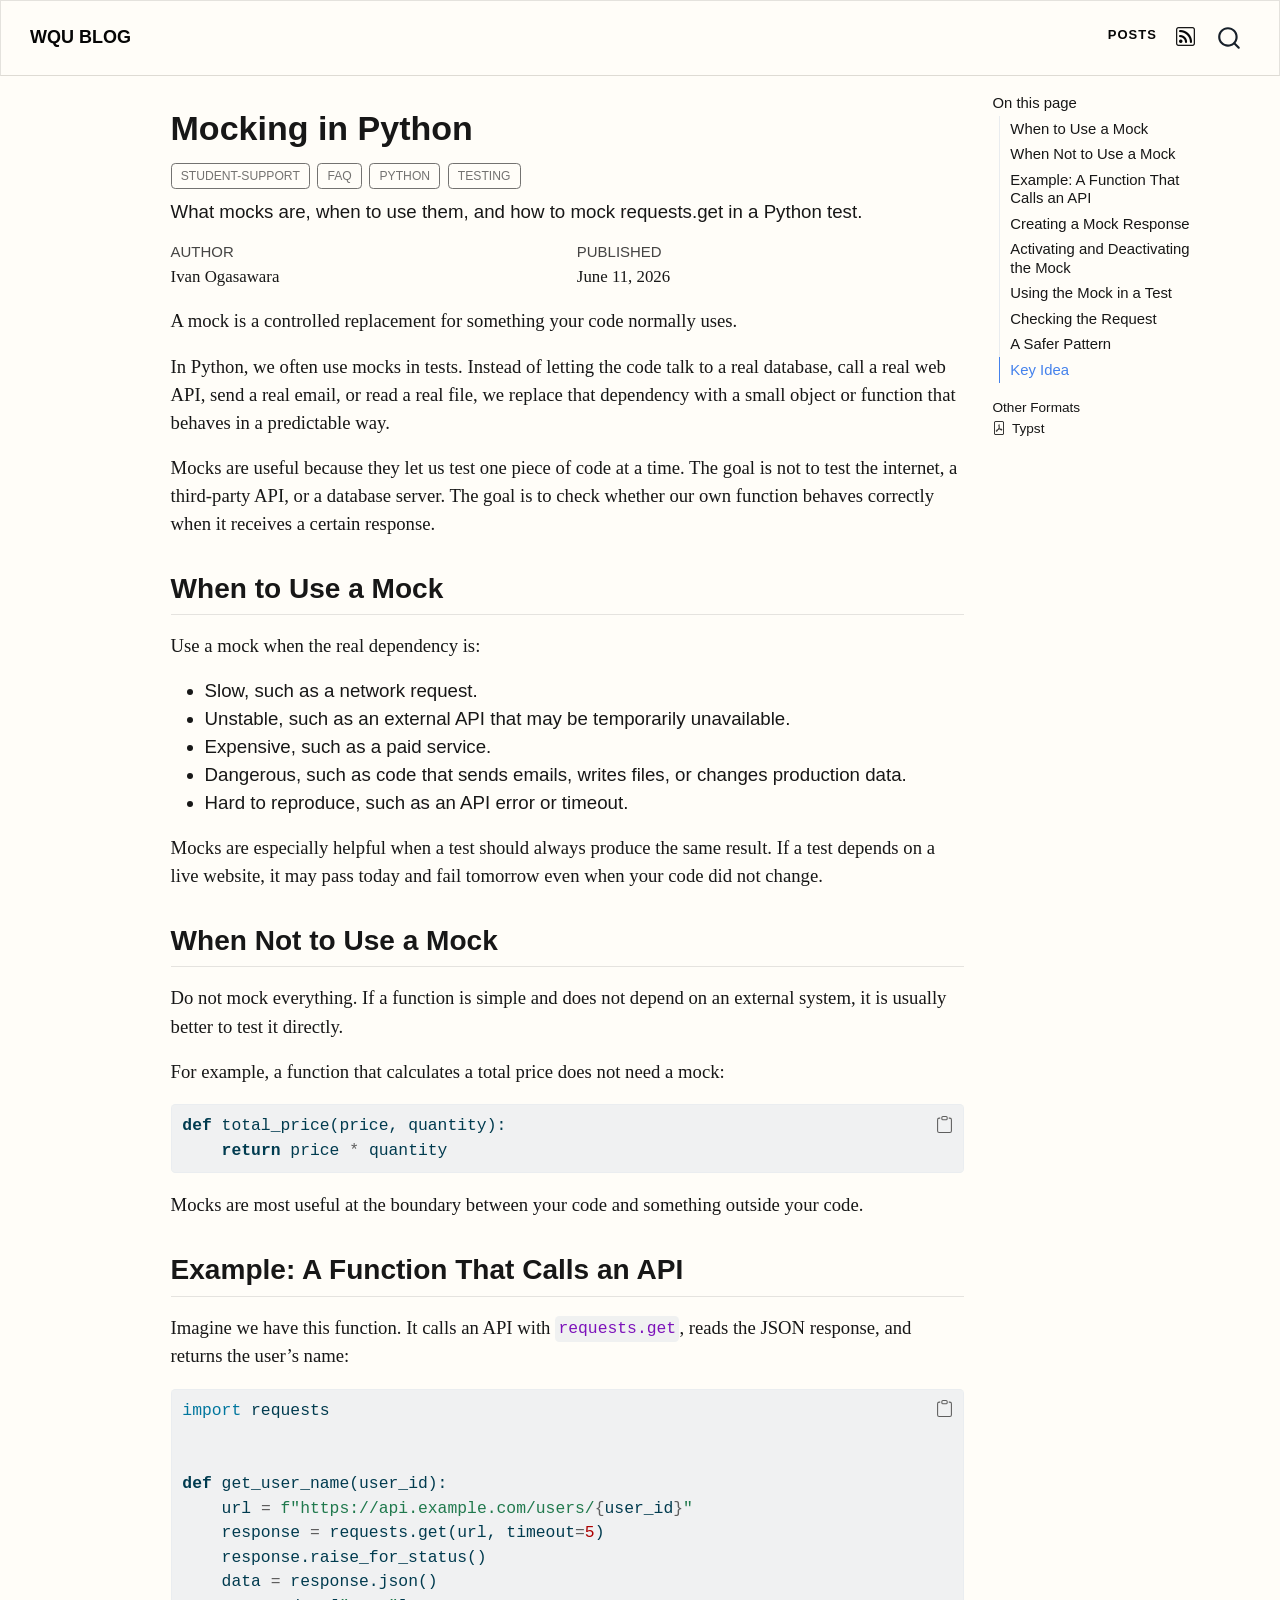
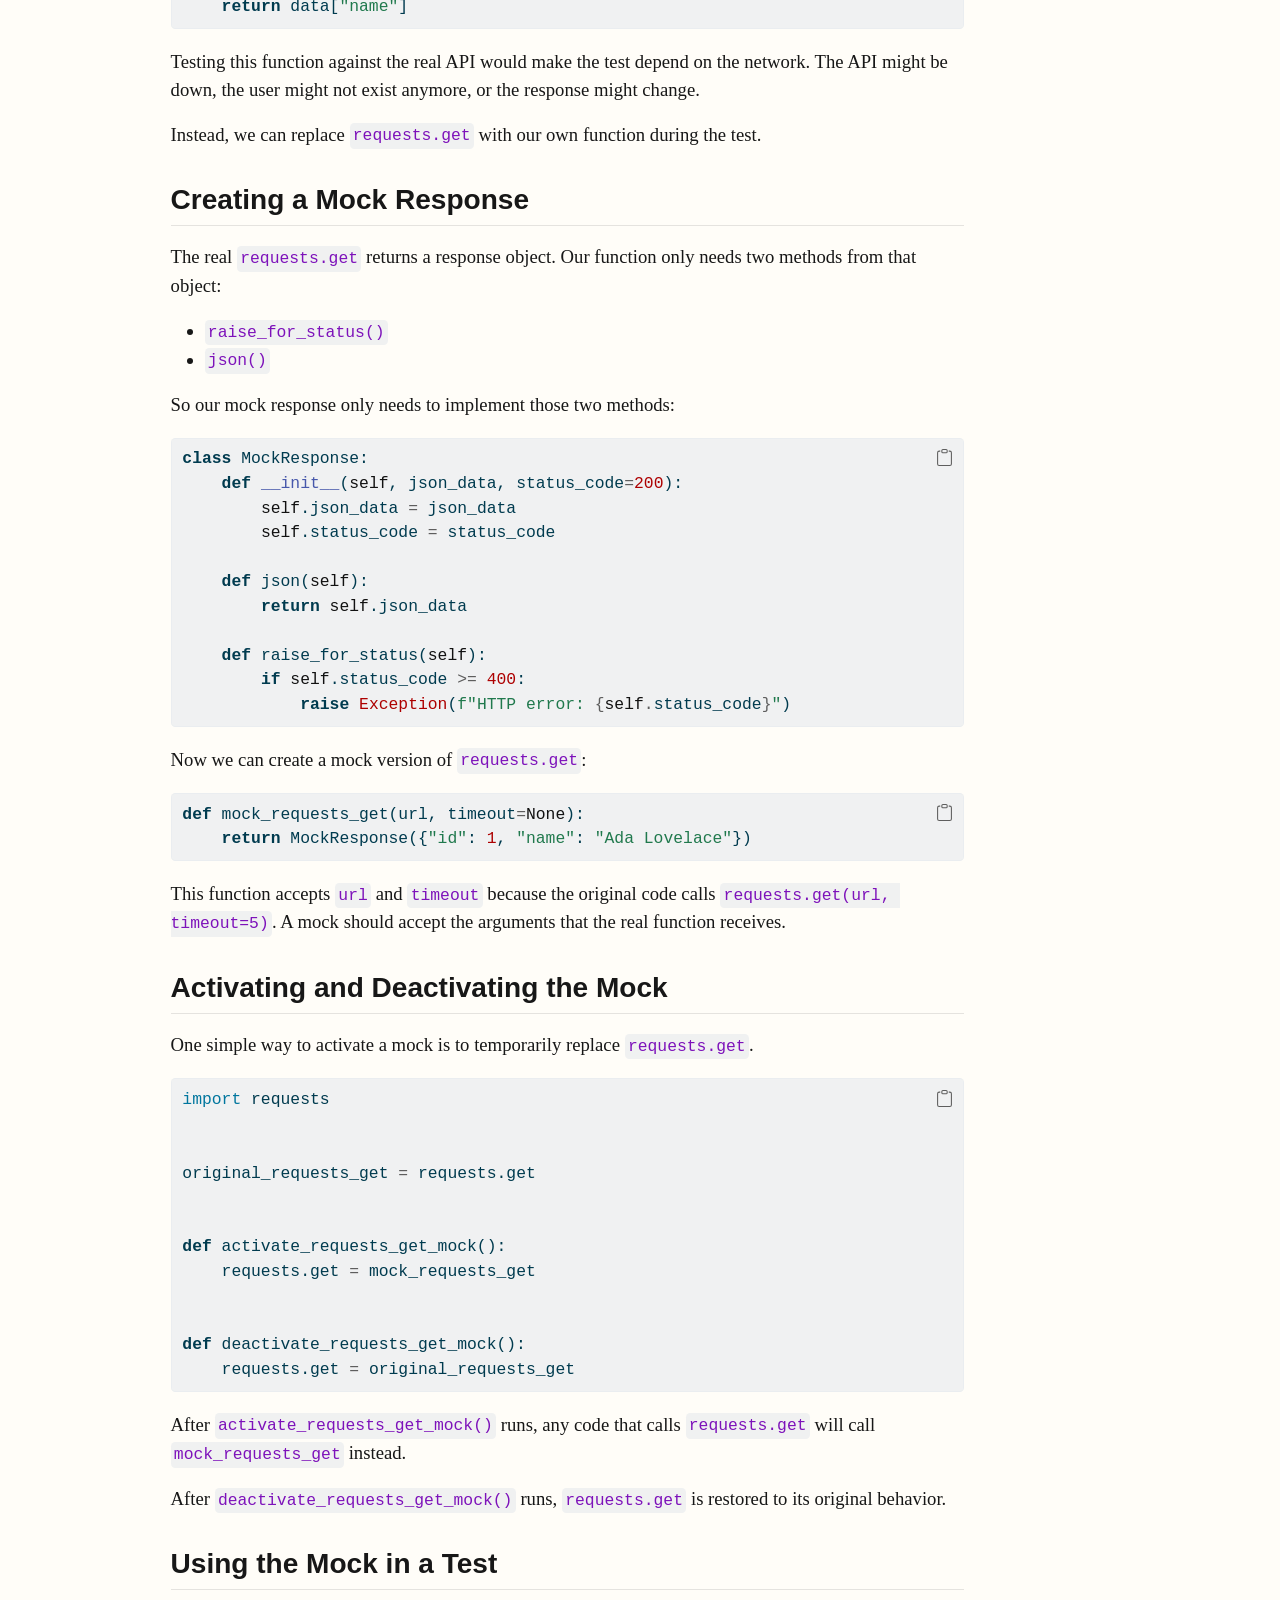
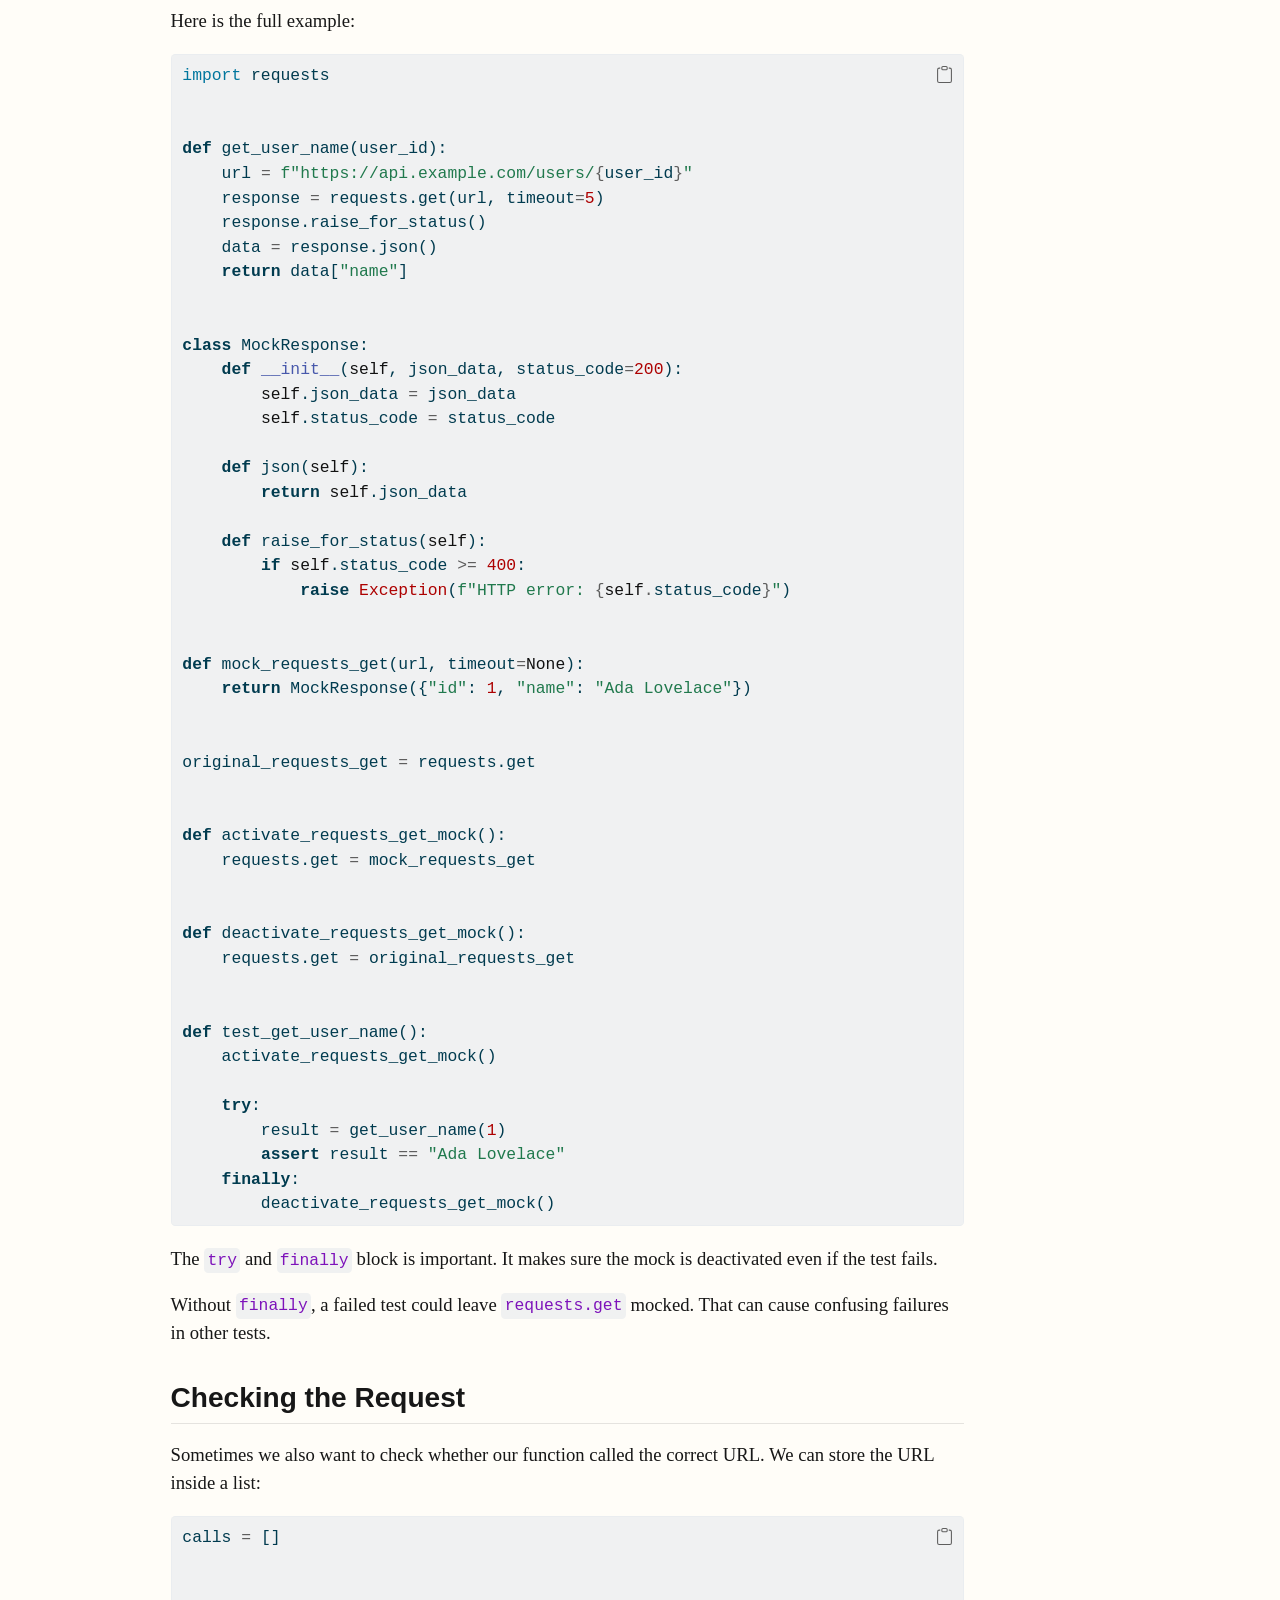
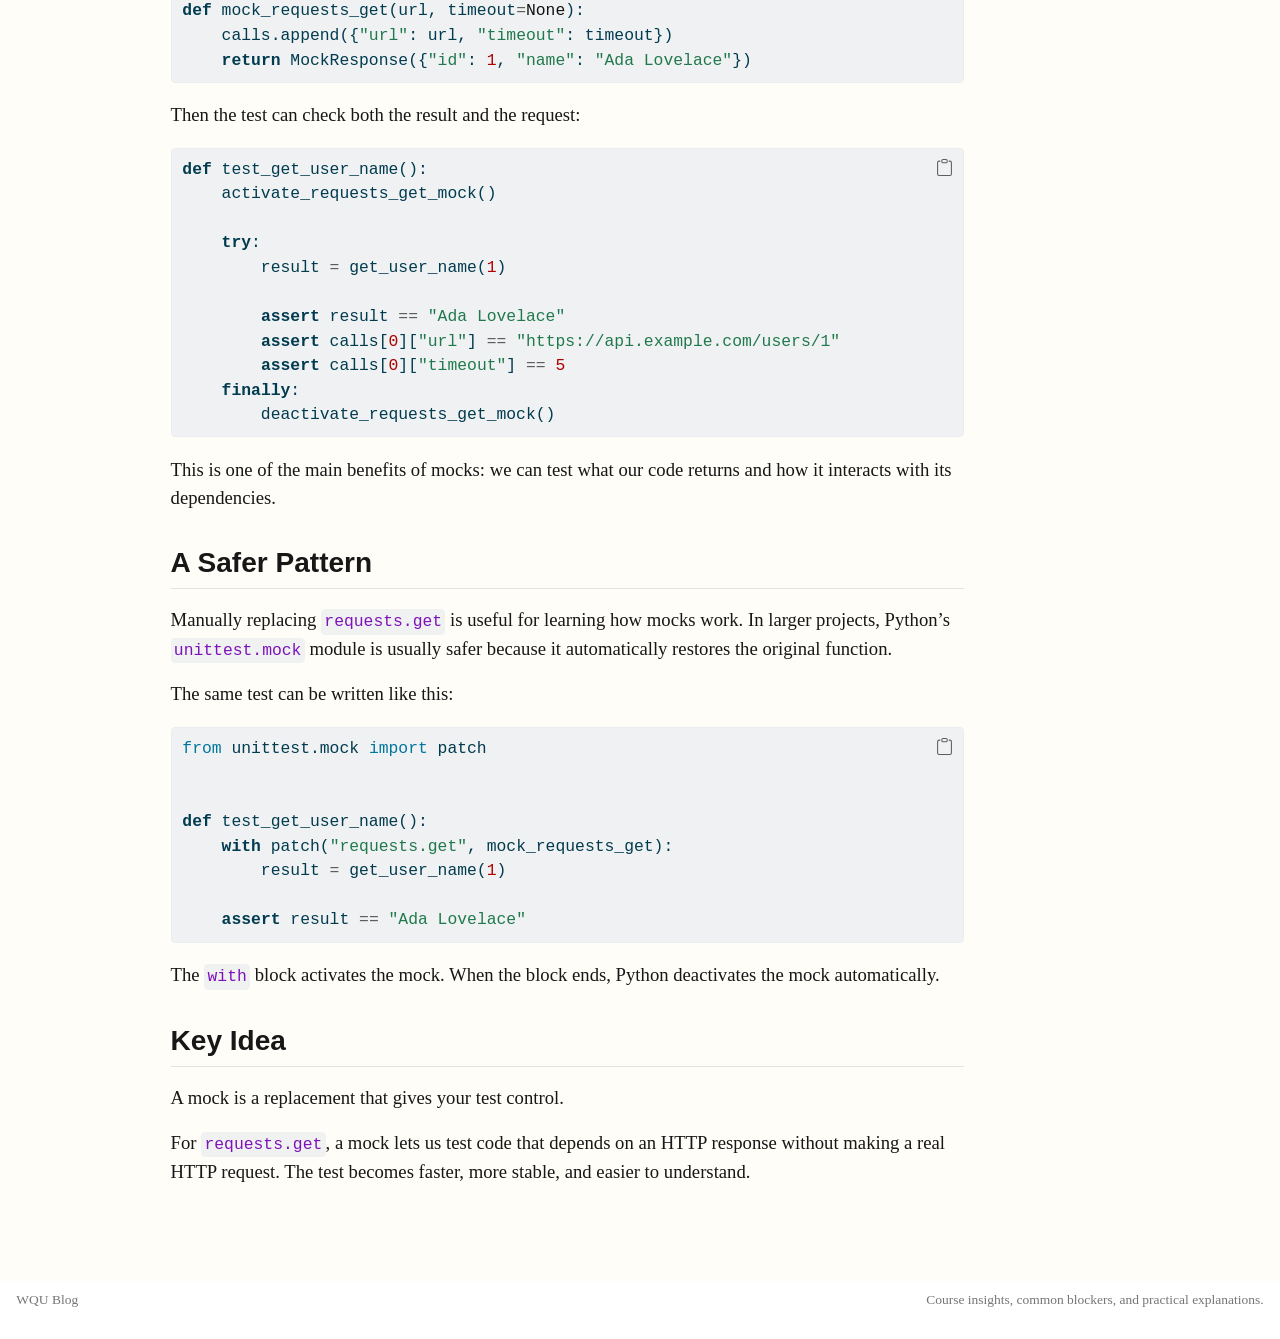
<file: posts/mocking-python/index.html>
<!DOCTYPE html>
<html xmlns="http://www.w3.org/1999/xhtml" lang="en" xml:lang="en"><head>

<meta charset="utf-8">
<meta name="generator" content="quarto-1.9.38">

<meta name="viewport" content="width=device-width, initial-scale=1.0, user-scalable=yes">

<meta name="author" content="Ivan Ogasawara">
<meta name="dcterms.date" content="2026-06-11">
<meta name="description" content="What mocks are, when to use them, and how to mock requests.get in a Python test.">

<title>Mocking in Python – WQU Blog</title>
<style>
/* Default styles provided by pandoc.
** See https://pandoc.org/MANUAL.html#variables-for-html for config info.
*/
code{white-space: pre-wrap;}
span.smallcaps{font-variant: small-caps;}
div.columns{display: flex; gap: min(4vw, 1.5em);}
div.column{flex: auto; overflow-x: auto;}
div.hanging-indent{margin-left: 1.5em; text-indent: -1.5em;}
ul.task-list{list-style: none;}
ul.task-list li input[type="checkbox"] {
  width: 0.8em;
  margin: 0 0.8em 0.2em -1em; /* quarto-specific, see https://github.com/quarto-dev/quarto-cli/issues/4556 */ 
  vertical-align: middle;
}
/* CSS for syntax highlighting */
html { -webkit-text-size-adjust: 100%; }
pre > code.sourceCode { white-space: pre; position: relative; }
pre > code.sourceCode > span { display: inline-block; line-height: 1.25; }
pre > code.sourceCode > span:empty { height: 1.2em; }
.sourceCode { overflow: visible; }
code.sourceCode > span { color: inherit; text-decoration: inherit; }
div.sourceCode { margin: 1em 0; }
pre.sourceCode { margin: 0; }
@media screen {
div.sourceCode { overflow: auto; }
}
@media print {
pre > code.sourceCode { white-space: pre-wrap; }
pre > code.sourceCode > span { text-indent: -5em; padding-left: 5em; }
}
pre.numberSource code
  { counter-reset: source-line 0; }
pre.numberSource code > span
  { position: relative; left: -4em; counter-increment: source-line; }
pre.numberSource code > span > a:first-child::before
  { content: counter(source-line);
    position: relative; left: -1em; text-align: right; vertical-align: baseline;
    border: none; display: inline-block;
    -webkit-touch-callout: none; -webkit-user-select: none;
    -khtml-user-select: none; -moz-user-select: none;
    -ms-user-select: none; user-select: none;
    padding: 0 4px; width: 4em;
  }
pre.numberSource { margin-left: 3em;  padding-left: 4px; }
div.sourceCode
  {   }
@media screen {
pre > code.sourceCode > span > a:first-child::before { text-decoration: underline; }
}
</style>


<script src="../../site_libs/quarto-nav/quarto-nav.js"></script>
<script src="../../site_libs/clipboard/clipboard.min.js"></script>
<script src="../../site_libs/quarto-search/autocomplete.umd.js"></script>
<script src="../../site_libs/quarto-search/fuse.min.js"></script>
<script src="../../site_libs/quarto-search/quarto-search.js"></script>
<meta name="quarto:offset" content="../../">
<script src="../../site_libs/quarto-html/quarto.js" type="module"></script>
<script src="../../site_libs/quarto-html/tabsets/tabsets.js" type="module"></script>
<script src="../../site_libs/quarto-html/popper.min.js"></script>
<script src="../../site_libs/quarto-html/tippy.umd.min.js"></script>
<script src="../../site_libs/quarto-html/anchor.min.js"></script>
<link href="../../site_libs/quarto-html/tippy.css" rel="stylesheet">
<link href="../../site_libs/quarto-html/quarto-syntax-highlighting-15634bcf2e68342d4ad2dfa704d543f6.css" rel="stylesheet" id="quarto-text-highlighting-styles">
<script src="../../site_libs/bootstrap/bootstrap.min.js"></script>
<link href="../../site_libs/bootstrap/bootstrap-icons.css" rel="stylesheet">
<link href="../../site_libs/bootstrap/bootstrap-166f9ceccd099d479e3eab6d2f65624c.min.css" rel="stylesheet" append-hash="true" id="quarto-bootstrap" data-mode="light">
<script id="quarto-search-options" type="application/json">{
  "location": "navbar",
  "copy-button": false,
  "collapse-after": 3,
  "panel-placement": "end",
  "type": "overlay",
  "limit": 50,
  "keyboard-shortcut": [
    "f",
    "/",
    "s"
  ],
  "show-item-context": false,
  "language": {
    "search-no-results-text": "No results",
    "search-matching-documents-text": "matching documents",
    "search-copy-link-title": "Copy link to search",
    "search-hide-matches-text": "Hide additional matches",
    "search-more-match-text": "more match in this document",
    "search-more-matches-text": "more matches in this document",
    "search-clear-button-title": "Clear",
    "search-text-placeholder": "",
    "search-detached-cancel-button-title": "Cancel",
    "search-submit-button-title": "Submit",
    "search-label": "Search"
  }
}</script>
<style>html{ scroll-behavior: smooth; }</style>


<link rel="stylesheet" href="../../styles.css">
</head>

<body class="nav-fixed quarto-light">

<div id="quarto-search-results"></div>
  <header id="quarto-header" class="headroom fixed-top">
    <nav class="navbar navbar-expand-lg " data-bs-theme="dark">
      <div class="navbar-container container-fluid">
      <div class="navbar-brand-container mx-auto">
    <a class="navbar-brand" href="../../index.html">
    <span class="navbar-title">WQU Blog</span>
    </a>
  </div>
            <div id="quarto-search" class="" title="Search"></div>
          <button class="navbar-toggler" type="button" data-bs-toggle="collapse" data-bs-target="#navbarCollapse" aria-controls="navbarCollapse" role="menu" aria-expanded="false" aria-label="Toggle navigation" onclick="if (window.quartoToggleHeadroom) { window.quartoToggleHeadroom(); }">
  <span class="navbar-toggler-icon"></span>
</button>
          <div class="collapse navbar-collapse" id="navbarCollapse">
            <ul class="navbar-nav navbar-nav-scroll ms-auto">
  <li class="nav-item">
    <a class="nav-link" href="../../index.html"> 
<span class="menu-text">Posts</span></a>
  </li>  
  <li class="nav-item compact">
    <a class="nav-link" href="../../index.xml"> <i class="bi bi-rss" role="img">
</i> 
<span class="menu-text"></span></a>
  </li>  
</ul>
          </div> <!-- /navcollapse -->
            <div class="quarto-navbar-tools">
</div>
      </div> <!-- /container-fluid -->
    </nav>
</header>
<!-- content -->
<div id="quarto-content" class="quarto-container page-columns page-rows-contents page-layout-article page-navbar">
<!-- sidebar -->
<!-- margin-sidebar -->
    <div id="quarto-margin-sidebar" class="sidebar margin-sidebar">
        <nav id="TOC" role="doc-toc" class="toc-active">
    <h2 id="toc-title">On this page</h2>
   
  <ul>
  <li><a href="#when-to-use-a-mock" id="toc-when-to-use-a-mock" class="nav-link active" data-scroll-target="#when-to-use-a-mock">When to Use a Mock</a></li>
  <li><a href="#when-not-to-use-a-mock" id="toc-when-not-to-use-a-mock" class="nav-link" data-scroll-target="#when-not-to-use-a-mock">When Not to Use a Mock</a></li>
  <li><a href="#example-a-function-that-calls-an-api" id="toc-example-a-function-that-calls-an-api" class="nav-link" data-scroll-target="#example-a-function-that-calls-an-api">Example: A Function That Calls an API</a></li>
  <li><a href="#creating-a-mock-response" id="toc-creating-a-mock-response" class="nav-link" data-scroll-target="#creating-a-mock-response">Creating a Mock Response</a></li>
  <li><a href="#activating-and-deactivating-the-mock" id="toc-activating-and-deactivating-the-mock" class="nav-link" data-scroll-target="#activating-and-deactivating-the-mock">Activating and Deactivating the Mock</a></li>
  <li><a href="#using-the-mock-in-a-test" id="toc-using-the-mock-in-a-test" class="nav-link" data-scroll-target="#using-the-mock-in-a-test">Using the Mock in a Test</a></li>
  <li><a href="#checking-the-request" id="toc-checking-the-request" class="nav-link" data-scroll-target="#checking-the-request">Checking the Request</a></li>
  <li><a href="#a-safer-pattern" id="toc-a-safer-pattern" class="nav-link" data-scroll-target="#a-safer-pattern">A Safer Pattern</a></li>
  <li><a href="#key-idea" id="toc-key-idea" class="nav-link" data-scroll-target="#key-idea">Key Idea</a></li>
  </ul>
<div class="quarto-alternate-formats"><h2>Other Formats</h2><ul><li><a href="index.pdf"><i class="bi bi-file-pdf"></i>Typst</a></li></ul></div></nav>
    </div>
<!-- main -->
<main class="content" id="quarto-document-content">

<header id="title-block-header" class="quarto-title-block default">
<div class="quarto-title">
<h1 class="title">Mocking in Python</h1>
  <div class="quarto-categories">
    <div class="quarto-category">student-support</div>
    <div class="quarto-category">faq</div>
    <div class="quarto-category">python</div>
    <div class="quarto-category">testing</div>
  </div>
  </div>

<div>
  <div class="description">
    What mocks are, when to use them, and how to mock requests.get in a Python test.
  </div>
</div>


<div class="quarto-title-meta">

    <div>
    <div class="quarto-title-meta-heading">Author</div>
    <div class="quarto-title-meta-contents">
             <p>Ivan Ogasawara </p>
          </div>
  </div>
    
    <div>
    <div class="quarto-title-meta-heading">Published</div>
    <div class="quarto-title-meta-contents">
      <p class="date">June 11, 2026</p>
    </div>
  </div>
  
    
  </div>
  


</header>


<p>A mock is a controlled replacement for something your code normally uses.</p>
<p>In Python, we often use mocks in tests. Instead of letting the code talk to a real database, call a real web API, send a real email, or read a real file, we replace that dependency with a small object or function that behaves in a predictable way.</p>
<p>Mocks are useful because they let us test one piece of code at a time. The goal is not to test the internet, a third-party API, or a database server. The goal is to check whether our own function behaves correctly when it receives a certain response.</p>
<section id="when-to-use-a-mock" class="level2">
<h2 class="anchored" data-anchor-id="when-to-use-a-mock">When to Use a Mock</h2>
<p>Use a mock when the real dependency is:</p>
<ul>
<li>Slow, such as a network request.</li>
<li>Unstable, such as an external API that may be temporarily unavailable.</li>
<li>Expensive, such as a paid service.</li>
<li>Dangerous, such as code that sends emails, writes files, or changes production data.</li>
<li>Hard to reproduce, such as an API error or timeout.</li>
</ul>
<p>Mocks are especially helpful when a test should always produce the same result. If a test depends on a live website, it may pass today and fail tomorrow even when your code did not change.</p>
</section>
<section id="when-not-to-use-a-mock" class="level2">
<h2 class="anchored" data-anchor-id="when-not-to-use-a-mock">When Not to Use a Mock</h2>
<p>Do not mock everything. If a function is simple and does not depend on an external system, it is usually better to test it directly.</p>
<p>For example, a function that calculates a total price does not need a mock:</p>
<div class="code-copy-outer-scaffold"><div class="sourceCode" id="cb1"><pre class="sourceCode python code-with-copy"><code class="sourceCode python"><span id="cb1-1"><a href="#cb1-1" aria-hidden="true" tabindex="-1"></a><span class="kw">def</span> total_price(price, quantity):</span>
<span id="cb1-2"><a href="#cb1-2" aria-hidden="true" tabindex="-1"></a>    <span class="cf">return</span> price <span class="op">*</span> quantity</span></code></pre></div><button title="Copy to Clipboard" class="code-copy-button"><i class="bi"></i></button></div>
<p>Mocks are most useful at the boundary between your code and something outside your code.</p>
</section>
<section id="example-a-function-that-calls-an-api" class="level2">
<h2 class="anchored" data-anchor-id="example-a-function-that-calls-an-api">Example: A Function That Calls an API</h2>
<p>Imagine we have this function. It calls an API with <code>requests.get</code>, reads the JSON response, and returns the user’s name:</p>
<div class="code-copy-outer-scaffold"><div class="sourceCode" id="cb2"><pre class="sourceCode python code-with-copy"><code class="sourceCode python"><span id="cb2-1"><a href="#cb2-1" aria-hidden="true" tabindex="-1"></a><span class="im">import</span> requests</span>
<span id="cb2-2"><a href="#cb2-2" aria-hidden="true" tabindex="-1"></a></span>
<span id="cb2-3"><a href="#cb2-3" aria-hidden="true" tabindex="-1"></a></span>
<span id="cb2-4"><a href="#cb2-4" aria-hidden="true" tabindex="-1"></a><span class="kw">def</span> get_user_name(user_id):</span>
<span id="cb2-5"><a href="#cb2-5" aria-hidden="true" tabindex="-1"></a>    url <span class="op">=</span> <span class="ss">f"https://api.example.com/users/</span><span class="sc">{</span>user_id<span class="sc">}</span><span class="ss">"</span></span>
<span id="cb2-6"><a href="#cb2-6" aria-hidden="true" tabindex="-1"></a>    response <span class="op">=</span> requests.get(url, timeout<span class="op">=</span><span class="dv">5</span>)</span>
<span id="cb2-7"><a href="#cb2-7" aria-hidden="true" tabindex="-1"></a>    response.raise_for_status()</span>
<span id="cb2-8"><a href="#cb2-8" aria-hidden="true" tabindex="-1"></a>    data <span class="op">=</span> response.json()</span>
<span id="cb2-9"><a href="#cb2-9" aria-hidden="true" tabindex="-1"></a>    <span class="cf">return</span> data[<span class="st">"name"</span>]</span></code></pre></div><button title="Copy to Clipboard" class="code-copy-button"><i class="bi"></i></button></div>
<p>Testing this function against the real API would make the test depend on the network. The API might be down, the user might not exist anymore, or the response might change.</p>
<p>Instead, we can replace <code>requests.get</code> with our own function during the test.</p>
</section>
<section id="creating-a-mock-response" class="level2">
<h2 class="anchored" data-anchor-id="creating-a-mock-response">Creating a Mock Response</h2>
<p>The real <code>requests.get</code> returns a response object. Our function only needs two methods from that object:</p>
<ul>
<li><code>raise_for_status()</code></li>
<li><code>json()</code></li>
</ul>
<p>So our mock response only needs to implement those two methods:</p>
<div class="code-copy-outer-scaffold"><div class="sourceCode" id="cb3"><pre class="sourceCode python code-with-copy"><code class="sourceCode python"><span id="cb3-1"><a href="#cb3-1" aria-hidden="true" tabindex="-1"></a><span class="kw">class</span> MockResponse:</span>
<span id="cb3-2"><a href="#cb3-2" aria-hidden="true" tabindex="-1"></a>    <span class="kw">def</span> <span class="fu">__init__</span>(<span class="va">self</span>, json_data, status_code<span class="op">=</span><span class="dv">200</span>):</span>
<span id="cb3-3"><a href="#cb3-3" aria-hidden="true" tabindex="-1"></a>        <span class="va">self</span>.json_data <span class="op">=</span> json_data</span>
<span id="cb3-4"><a href="#cb3-4" aria-hidden="true" tabindex="-1"></a>        <span class="va">self</span>.status_code <span class="op">=</span> status_code</span>
<span id="cb3-5"><a href="#cb3-5" aria-hidden="true" tabindex="-1"></a></span>
<span id="cb3-6"><a href="#cb3-6" aria-hidden="true" tabindex="-1"></a>    <span class="kw">def</span> json(<span class="va">self</span>):</span>
<span id="cb3-7"><a href="#cb3-7" aria-hidden="true" tabindex="-1"></a>        <span class="cf">return</span> <span class="va">self</span>.json_data</span>
<span id="cb3-8"><a href="#cb3-8" aria-hidden="true" tabindex="-1"></a></span>
<span id="cb3-9"><a href="#cb3-9" aria-hidden="true" tabindex="-1"></a>    <span class="kw">def</span> raise_for_status(<span class="va">self</span>):</span>
<span id="cb3-10"><a href="#cb3-10" aria-hidden="true" tabindex="-1"></a>        <span class="cf">if</span> <span class="va">self</span>.status_code <span class="op">&gt;=</span> <span class="dv">400</span>:</span>
<span id="cb3-11"><a href="#cb3-11" aria-hidden="true" tabindex="-1"></a>            <span class="cf">raise</span> <span class="pp">Exception</span>(<span class="ss">f"HTTP error: </span><span class="sc">{</span><span class="va">self</span><span class="sc">.</span>status_code<span class="sc">}</span><span class="ss">"</span>)</span></code></pre></div><button title="Copy to Clipboard" class="code-copy-button"><i class="bi"></i></button></div>
<p>Now we can create a mock version of <code>requests.get</code>:</p>
<div class="code-copy-outer-scaffold"><div class="sourceCode" id="cb4"><pre class="sourceCode python code-with-copy"><code class="sourceCode python"><span id="cb4-1"><a href="#cb4-1" aria-hidden="true" tabindex="-1"></a><span class="kw">def</span> mock_requests_get(url, timeout<span class="op">=</span><span class="va">None</span>):</span>
<span id="cb4-2"><a href="#cb4-2" aria-hidden="true" tabindex="-1"></a>    <span class="cf">return</span> MockResponse({<span class="st">"id"</span>: <span class="dv">1</span>, <span class="st">"name"</span>: <span class="st">"Ada Lovelace"</span>})</span></code></pre></div><button title="Copy to Clipboard" class="code-copy-button"><i class="bi"></i></button></div>
<p>This function accepts <code>url</code> and <code>timeout</code> because the original code calls <code>requests.get(url, timeout=5)</code>. A mock should accept the arguments that the real function receives.</p>
</section>
<section id="activating-and-deactivating-the-mock" class="level2">
<h2 class="anchored" data-anchor-id="activating-and-deactivating-the-mock">Activating and Deactivating the Mock</h2>
<p>One simple way to activate a mock is to temporarily replace <code>requests.get</code>.</p>
<div class="code-copy-outer-scaffold"><div class="sourceCode" id="cb5"><pre class="sourceCode python code-with-copy"><code class="sourceCode python"><span id="cb5-1"><a href="#cb5-1" aria-hidden="true" tabindex="-1"></a><span class="im">import</span> requests</span>
<span id="cb5-2"><a href="#cb5-2" aria-hidden="true" tabindex="-1"></a></span>
<span id="cb5-3"><a href="#cb5-3" aria-hidden="true" tabindex="-1"></a></span>
<span id="cb5-4"><a href="#cb5-4" aria-hidden="true" tabindex="-1"></a>original_requests_get <span class="op">=</span> requests.get</span>
<span id="cb5-5"><a href="#cb5-5" aria-hidden="true" tabindex="-1"></a></span>
<span id="cb5-6"><a href="#cb5-6" aria-hidden="true" tabindex="-1"></a></span>
<span id="cb5-7"><a href="#cb5-7" aria-hidden="true" tabindex="-1"></a><span class="kw">def</span> activate_requests_get_mock():</span>
<span id="cb5-8"><a href="#cb5-8" aria-hidden="true" tabindex="-1"></a>    requests.get <span class="op">=</span> mock_requests_get</span>
<span id="cb5-9"><a href="#cb5-9" aria-hidden="true" tabindex="-1"></a></span>
<span id="cb5-10"><a href="#cb5-10" aria-hidden="true" tabindex="-1"></a></span>
<span id="cb5-11"><a href="#cb5-11" aria-hidden="true" tabindex="-1"></a><span class="kw">def</span> deactivate_requests_get_mock():</span>
<span id="cb5-12"><a href="#cb5-12" aria-hidden="true" tabindex="-1"></a>    requests.get <span class="op">=</span> original_requests_get</span></code></pre></div><button title="Copy to Clipboard" class="code-copy-button"><i class="bi"></i></button></div>
<p>After <code>activate_requests_get_mock()</code> runs, any code that calls <code>requests.get</code> will call <code>mock_requests_get</code> instead.</p>
<p>After <code>deactivate_requests_get_mock()</code> runs, <code>requests.get</code> is restored to its original behavior.</p>
</section>
<section id="using-the-mock-in-a-test" class="level2">
<h2 class="anchored" data-anchor-id="using-the-mock-in-a-test">Using the Mock in a Test</h2>
<p>Here is the full example:</p>
<div class="code-copy-outer-scaffold"><div class="sourceCode" id="cb6"><pre class="sourceCode python code-with-copy"><code class="sourceCode python"><span id="cb6-1"><a href="#cb6-1" aria-hidden="true" tabindex="-1"></a><span class="im">import</span> requests</span>
<span id="cb6-2"><a href="#cb6-2" aria-hidden="true" tabindex="-1"></a></span>
<span id="cb6-3"><a href="#cb6-3" aria-hidden="true" tabindex="-1"></a></span>
<span id="cb6-4"><a href="#cb6-4" aria-hidden="true" tabindex="-1"></a><span class="kw">def</span> get_user_name(user_id):</span>
<span id="cb6-5"><a href="#cb6-5" aria-hidden="true" tabindex="-1"></a>    url <span class="op">=</span> <span class="ss">f"https://api.example.com/users/</span><span class="sc">{</span>user_id<span class="sc">}</span><span class="ss">"</span></span>
<span id="cb6-6"><a href="#cb6-6" aria-hidden="true" tabindex="-1"></a>    response <span class="op">=</span> requests.get(url, timeout<span class="op">=</span><span class="dv">5</span>)</span>
<span id="cb6-7"><a href="#cb6-7" aria-hidden="true" tabindex="-1"></a>    response.raise_for_status()</span>
<span id="cb6-8"><a href="#cb6-8" aria-hidden="true" tabindex="-1"></a>    data <span class="op">=</span> response.json()</span>
<span id="cb6-9"><a href="#cb6-9" aria-hidden="true" tabindex="-1"></a>    <span class="cf">return</span> data[<span class="st">"name"</span>]</span>
<span id="cb6-10"><a href="#cb6-10" aria-hidden="true" tabindex="-1"></a></span>
<span id="cb6-11"><a href="#cb6-11" aria-hidden="true" tabindex="-1"></a></span>
<span id="cb6-12"><a href="#cb6-12" aria-hidden="true" tabindex="-1"></a><span class="kw">class</span> MockResponse:</span>
<span id="cb6-13"><a href="#cb6-13" aria-hidden="true" tabindex="-1"></a>    <span class="kw">def</span> <span class="fu">__init__</span>(<span class="va">self</span>, json_data, status_code<span class="op">=</span><span class="dv">200</span>):</span>
<span id="cb6-14"><a href="#cb6-14" aria-hidden="true" tabindex="-1"></a>        <span class="va">self</span>.json_data <span class="op">=</span> json_data</span>
<span id="cb6-15"><a href="#cb6-15" aria-hidden="true" tabindex="-1"></a>        <span class="va">self</span>.status_code <span class="op">=</span> status_code</span>
<span id="cb6-16"><a href="#cb6-16" aria-hidden="true" tabindex="-1"></a></span>
<span id="cb6-17"><a href="#cb6-17" aria-hidden="true" tabindex="-1"></a>    <span class="kw">def</span> json(<span class="va">self</span>):</span>
<span id="cb6-18"><a href="#cb6-18" aria-hidden="true" tabindex="-1"></a>        <span class="cf">return</span> <span class="va">self</span>.json_data</span>
<span id="cb6-19"><a href="#cb6-19" aria-hidden="true" tabindex="-1"></a></span>
<span id="cb6-20"><a href="#cb6-20" aria-hidden="true" tabindex="-1"></a>    <span class="kw">def</span> raise_for_status(<span class="va">self</span>):</span>
<span id="cb6-21"><a href="#cb6-21" aria-hidden="true" tabindex="-1"></a>        <span class="cf">if</span> <span class="va">self</span>.status_code <span class="op">&gt;=</span> <span class="dv">400</span>:</span>
<span id="cb6-22"><a href="#cb6-22" aria-hidden="true" tabindex="-1"></a>            <span class="cf">raise</span> <span class="pp">Exception</span>(<span class="ss">f"HTTP error: </span><span class="sc">{</span><span class="va">self</span><span class="sc">.</span>status_code<span class="sc">}</span><span class="ss">"</span>)</span>
<span id="cb6-23"><a href="#cb6-23" aria-hidden="true" tabindex="-1"></a></span>
<span id="cb6-24"><a href="#cb6-24" aria-hidden="true" tabindex="-1"></a></span>
<span id="cb6-25"><a href="#cb6-25" aria-hidden="true" tabindex="-1"></a><span class="kw">def</span> mock_requests_get(url, timeout<span class="op">=</span><span class="va">None</span>):</span>
<span id="cb6-26"><a href="#cb6-26" aria-hidden="true" tabindex="-1"></a>    <span class="cf">return</span> MockResponse({<span class="st">"id"</span>: <span class="dv">1</span>, <span class="st">"name"</span>: <span class="st">"Ada Lovelace"</span>})</span>
<span id="cb6-27"><a href="#cb6-27" aria-hidden="true" tabindex="-1"></a></span>
<span id="cb6-28"><a href="#cb6-28" aria-hidden="true" tabindex="-1"></a></span>
<span id="cb6-29"><a href="#cb6-29" aria-hidden="true" tabindex="-1"></a>original_requests_get <span class="op">=</span> requests.get</span>
<span id="cb6-30"><a href="#cb6-30" aria-hidden="true" tabindex="-1"></a></span>
<span id="cb6-31"><a href="#cb6-31" aria-hidden="true" tabindex="-1"></a></span>
<span id="cb6-32"><a href="#cb6-32" aria-hidden="true" tabindex="-1"></a><span class="kw">def</span> activate_requests_get_mock():</span>
<span id="cb6-33"><a href="#cb6-33" aria-hidden="true" tabindex="-1"></a>    requests.get <span class="op">=</span> mock_requests_get</span>
<span id="cb6-34"><a href="#cb6-34" aria-hidden="true" tabindex="-1"></a></span>
<span id="cb6-35"><a href="#cb6-35" aria-hidden="true" tabindex="-1"></a></span>
<span id="cb6-36"><a href="#cb6-36" aria-hidden="true" tabindex="-1"></a><span class="kw">def</span> deactivate_requests_get_mock():</span>
<span id="cb6-37"><a href="#cb6-37" aria-hidden="true" tabindex="-1"></a>    requests.get <span class="op">=</span> original_requests_get</span>
<span id="cb6-38"><a href="#cb6-38" aria-hidden="true" tabindex="-1"></a></span>
<span id="cb6-39"><a href="#cb6-39" aria-hidden="true" tabindex="-1"></a></span>
<span id="cb6-40"><a href="#cb6-40" aria-hidden="true" tabindex="-1"></a><span class="kw">def</span> test_get_user_name():</span>
<span id="cb6-41"><a href="#cb6-41" aria-hidden="true" tabindex="-1"></a>    activate_requests_get_mock()</span>
<span id="cb6-42"><a href="#cb6-42" aria-hidden="true" tabindex="-1"></a></span>
<span id="cb6-43"><a href="#cb6-43" aria-hidden="true" tabindex="-1"></a>    <span class="cf">try</span>:</span>
<span id="cb6-44"><a href="#cb6-44" aria-hidden="true" tabindex="-1"></a>        result <span class="op">=</span> get_user_name(<span class="dv">1</span>)</span>
<span id="cb6-45"><a href="#cb6-45" aria-hidden="true" tabindex="-1"></a>        <span class="cf">assert</span> result <span class="op">==</span> <span class="st">"Ada Lovelace"</span></span>
<span id="cb6-46"><a href="#cb6-46" aria-hidden="true" tabindex="-1"></a>    <span class="cf">finally</span>:</span>
<span id="cb6-47"><a href="#cb6-47" aria-hidden="true" tabindex="-1"></a>        deactivate_requests_get_mock()</span></code></pre></div><button title="Copy to Clipboard" class="code-copy-button"><i class="bi"></i></button></div>
<p>The <code>try</code> and <code>finally</code> block is important. It makes sure the mock is deactivated even if the test fails.</p>
<p>Without <code>finally</code>, a failed test could leave <code>requests.get</code> mocked. That can cause confusing failures in other tests.</p>
</section>
<section id="checking-the-request" class="level2">
<h2 class="anchored" data-anchor-id="checking-the-request">Checking the Request</h2>
<p>Sometimes we also want to check whether our function called the correct URL. We can store the URL inside a list:</p>
<div class="code-copy-outer-scaffold"><div class="sourceCode" id="cb7"><pre class="sourceCode python code-with-copy"><code class="sourceCode python"><span id="cb7-1"><a href="#cb7-1" aria-hidden="true" tabindex="-1"></a>calls <span class="op">=</span> []</span>
<span id="cb7-2"><a href="#cb7-2" aria-hidden="true" tabindex="-1"></a></span>
<span id="cb7-3"><a href="#cb7-3" aria-hidden="true" tabindex="-1"></a></span>
<span id="cb7-4"><a href="#cb7-4" aria-hidden="true" tabindex="-1"></a><span class="kw">def</span> mock_requests_get(url, timeout<span class="op">=</span><span class="va">None</span>):</span>
<span id="cb7-5"><a href="#cb7-5" aria-hidden="true" tabindex="-1"></a>    calls.append({<span class="st">"url"</span>: url, <span class="st">"timeout"</span>: timeout})</span>
<span id="cb7-6"><a href="#cb7-6" aria-hidden="true" tabindex="-1"></a>    <span class="cf">return</span> MockResponse({<span class="st">"id"</span>: <span class="dv">1</span>, <span class="st">"name"</span>: <span class="st">"Ada Lovelace"</span>})</span></code></pre></div><button title="Copy to Clipboard" class="code-copy-button"><i class="bi"></i></button></div>
<p>Then the test can check both the result and the request:</p>
<div class="code-copy-outer-scaffold"><div class="sourceCode" id="cb8"><pre class="sourceCode python code-with-copy"><code class="sourceCode python"><span id="cb8-1"><a href="#cb8-1" aria-hidden="true" tabindex="-1"></a><span class="kw">def</span> test_get_user_name():</span>
<span id="cb8-2"><a href="#cb8-2" aria-hidden="true" tabindex="-1"></a>    activate_requests_get_mock()</span>
<span id="cb8-3"><a href="#cb8-3" aria-hidden="true" tabindex="-1"></a></span>
<span id="cb8-4"><a href="#cb8-4" aria-hidden="true" tabindex="-1"></a>    <span class="cf">try</span>:</span>
<span id="cb8-5"><a href="#cb8-5" aria-hidden="true" tabindex="-1"></a>        result <span class="op">=</span> get_user_name(<span class="dv">1</span>)</span>
<span id="cb8-6"><a href="#cb8-6" aria-hidden="true" tabindex="-1"></a></span>
<span id="cb8-7"><a href="#cb8-7" aria-hidden="true" tabindex="-1"></a>        <span class="cf">assert</span> result <span class="op">==</span> <span class="st">"Ada Lovelace"</span></span>
<span id="cb8-8"><a href="#cb8-8" aria-hidden="true" tabindex="-1"></a>        <span class="cf">assert</span> calls[<span class="dv">0</span>][<span class="st">"url"</span>] <span class="op">==</span> <span class="st">"https://api.example.com/users/1"</span></span>
<span id="cb8-9"><a href="#cb8-9" aria-hidden="true" tabindex="-1"></a>        <span class="cf">assert</span> calls[<span class="dv">0</span>][<span class="st">"timeout"</span>] <span class="op">==</span> <span class="dv">5</span></span>
<span id="cb8-10"><a href="#cb8-10" aria-hidden="true" tabindex="-1"></a>    <span class="cf">finally</span>:</span>
<span id="cb8-11"><a href="#cb8-11" aria-hidden="true" tabindex="-1"></a>        deactivate_requests_get_mock()</span></code></pre></div><button title="Copy to Clipboard" class="code-copy-button"><i class="bi"></i></button></div>
<p>This is one of the main benefits of mocks: we can test what our code returns and how it interacts with its dependencies.</p>
</section>
<section id="a-safer-pattern" class="level2">
<h2 class="anchored" data-anchor-id="a-safer-pattern">A Safer Pattern</h2>
<p>Manually replacing <code>requests.get</code> is useful for learning how mocks work. In larger projects, Python’s <code>unittest.mock</code> module is usually safer because it automatically restores the original function.</p>
<p>The same test can be written like this:</p>
<div class="code-copy-outer-scaffold"><div class="sourceCode" id="cb9"><pre class="sourceCode python code-with-copy"><code class="sourceCode python"><span id="cb9-1"><a href="#cb9-1" aria-hidden="true" tabindex="-1"></a><span class="im">from</span> unittest.mock <span class="im">import</span> patch</span>
<span id="cb9-2"><a href="#cb9-2" aria-hidden="true" tabindex="-1"></a></span>
<span id="cb9-3"><a href="#cb9-3" aria-hidden="true" tabindex="-1"></a></span>
<span id="cb9-4"><a href="#cb9-4" aria-hidden="true" tabindex="-1"></a><span class="kw">def</span> test_get_user_name():</span>
<span id="cb9-5"><a href="#cb9-5" aria-hidden="true" tabindex="-1"></a>    <span class="cf">with</span> patch(<span class="st">"requests.get"</span>, mock_requests_get):</span>
<span id="cb9-6"><a href="#cb9-6" aria-hidden="true" tabindex="-1"></a>        result <span class="op">=</span> get_user_name(<span class="dv">1</span>)</span>
<span id="cb9-7"><a href="#cb9-7" aria-hidden="true" tabindex="-1"></a></span>
<span id="cb9-8"><a href="#cb9-8" aria-hidden="true" tabindex="-1"></a>    <span class="cf">assert</span> result <span class="op">==</span> <span class="st">"Ada Lovelace"</span></span></code></pre></div><button title="Copy to Clipboard" class="code-copy-button"><i class="bi"></i></button></div>
<p>The <code>with</code> block activates the mock. When the block ends, Python deactivates the mock automatically.</p>
</section>
<section id="key-idea" class="level2">
<h2 class="anchored" data-anchor-id="key-idea">Key Idea</h2>
<p>A mock is a replacement that gives your test control.</p>
<p>For <code>requests.get</code>, a mock lets us test code that depends on an HTTP response without making a real HTTP request. The test becomes faster, more stable, and easier to understand.</p>


</section>

</main> <!-- /main -->
<script id="quarto-html-after-body" type="application/javascript">
  window.document.addEventListener("DOMContentLoaded", function (event) {
    const icon = "";
    const anchorJS = new window.AnchorJS();
    anchorJS.options = {
      placement: 'right',
      icon: icon
    };
    anchorJS.add('.anchored');
    const isCodeAnnotation = (el) => {
      for (const clz of el.classList) {
        if (clz.startsWith('code-annotation-')) {                     
          return true;
        }
      }
      return false;
    }
    const onCopySuccess = function(e) {
      // button target
      const button = e.trigger;
      // don't keep focus
      button.blur();
      // flash "checked"
      button.classList.add('code-copy-button-checked');
      var currentTitle = button.getAttribute("title");
      button.setAttribute("title", "Copied!");
      let tooltip;
      if (window.bootstrap) {
        button.setAttribute("data-bs-toggle", "tooltip");
        button.setAttribute("data-bs-placement", "left");
        button.setAttribute("data-bs-title", "Copied!");
        tooltip = new bootstrap.Tooltip(button, 
          { trigger: "manual", 
            customClass: "code-copy-button-tooltip",
            offset: [0, -8]});
        tooltip.show();    
      }
      setTimeout(function() {
        if (tooltip) {
          tooltip.hide();
          button.removeAttribute("data-bs-title");
          button.removeAttribute("data-bs-toggle");
          button.removeAttribute("data-bs-placement");
        }
        button.setAttribute("title", currentTitle);
        button.classList.remove('code-copy-button-checked');
      }, 1000);
      // clear code selection
      e.clearSelection();
    }
    const getTextToCopy = function(trigger) {
      const outerScaffold = trigger.parentElement.cloneNode(true);
      const codeEl = outerScaffold.querySelector('code');
      for (const childEl of codeEl.children) {
        if (isCodeAnnotation(childEl)) {
          childEl.remove();
        }
      }
      return codeEl.innerText;
    }
    const clipboard = new window.ClipboardJS('.code-copy-button:not([data-in-quarto-modal])', {
      text: getTextToCopy
    });
    clipboard.on('success', onCopySuccess);
    if (window.document.getElementById('quarto-embedded-source-code-modal')) {
      const clipboardModal = new window.ClipboardJS('.code-copy-button[data-in-quarto-modal]', {
        text: getTextToCopy,
        container: window.document.getElementById('quarto-embedded-source-code-modal')
      });
      clipboardModal.on('success', onCopySuccess);
    }
      var localhostRegex = new RegExp(/^(?:http|https):\/\/localhost\:?[0-9]*\//);
      var mailtoRegex = new RegExp(/^mailto:/);
        var filterRegex = new RegExp("https:\/\/example\.com");
      var isInternal = (href) => {
          return filterRegex.test(href) || localhostRegex.test(href) || mailtoRegex.test(href);
      }
      // Inspect non-navigation links and adorn them if external
     var links = window.document.querySelectorAll('a[href]:not(.nav-link):not(.navbar-brand):not(.toc-action):not(.sidebar-link):not(.sidebar-item-toggle):not(.pagination-link):not(.no-external):not([aria-hidden]):not(.dropdown-item):not(.quarto-navigation-tool):not(.about-link)');
      for (var i=0; i<links.length; i++) {
        const link = links[i];
        if (!isInternal(link.href)) {
          // undo the damage that might have been done by quarto-nav.js in the case of
          // links that we want to consider external
          if (link.dataset.originalHref !== undefined) {
            link.href = link.dataset.originalHref;
          }
        }
      }
    function tippyHover(el, contentFn, onTriggerFn, onUntriggerFn) {
      const config = {
        allowHTML: true,
        maxWidth: 500,
        delay: 100,
        arrow: false,
        appendTo: function(el) {
            return el.parentElement;
        },
        interactive: true,
        interactiveBorder: 10,
        theme: 'quarto',
        placement: 'bottom-start',
      };
      if (contentFn) {
        config.content = contentFn;
      }
      if (onTriggerFn) {
        config.onTrigger = onTriggerFn;
      }
      if (onUntriggerFn) {
        config.onUntrigger = onUntriggerFn;
      }
      window.tippy(el, config); 
    }
    const noterefs = window.document.querySelectorAll('a[role="doc-noteref"]');
    for (var i=0; i<noterefs.length; i++) {
      const ref = noterefs[i];
      tippyHover(ref, function() {
        // use id or data attribute instead here
        let href = ref.getAttribute('data-footnote-href') || ref.getAttribute('href');
        try { href = new URL(href).hash; } catch {}
        const id = href.replace(/^#\/?/, "");
        const note = window.document.getElementById(id);
        if (note) {
          return note.innerHTML;
        } else {
          return "";
        }
      });
    }
    const xrefs = window.document.querySelectorAll('a.quarto-xref');
    const processXRef = (id, note) => {
      // Strip column container classes
      const stripColumnClz = (el) => {
        el.classList.remove("page-full", "page-columns");
        if (el.children) {
          for (const child of el.children) {
            stripColumnClz(child);
          }
        }
      }
      stripColumnClz(note)
      if (id === null || id.startsWith('sec-')) {
        // Special case sections, only their first couple elements
        const container = document.createElement("div");
        if (note.children && note.children.length > 2) {
          container.appendChild(note.children[0].cloneNode(true));
          for (let i = 1; i < note.children.length; i++) {
            const child = note.children[i];
            if (child.tagName === "P" && child.innerText === "") {
              continue;
            } else {
              container.appendChild(child.cloneNode(true));
              break;
            }
          }
          if (window.Quarto?.typesetMath) {
            window.Quarto.typesetMath(container);
          }
          return container.innerHTML
        } else {
          if (window.Quarto?.typesetMath) {
            window.Quarto.typesetMath(note);
          }
          return note.innerHTML;
        }
      } else {
        // Remove any anchor links if they are present
        const anchorLink = note.querySelector('a.anchorjs-link');
        if (anchorLink) {
          anchorLink.remove();
        }
        if (window.Quarto?.typesetMath) {
          window.Quarto.typesetMath(note);
        }
        if (note.classList.contains("callout")) {
          return note.outerHTML;
        } else {
          return note.innerHTML;
        }
      }
    }
    for (var i=0; i<xrefs.length; i++) {
      const xref = xrefs[i];
      tippyHover(xref, undefined, function(instance) {
        instance.disable();
        let url = xref.getAttribute('href');
        let hash = undefined; 
        if (url.startsWith('#')) {
          hash = url;
        } else {
          try { hash = new URL(url).hash; } catch {}
        }
        if (hash) {
          const id = hash.replace(/^#\/?/, "");
          const note = window.document.getElementById(id);
          if (note !== null) {
            try {
              const html = processXRef(id, note.cloneNode(true));
              instance.setContent(html);
            } finally {
              instance.enable();
              instance.show();
            }
          } else {
            // See if we can fetch this
            fetch(url.split('#')[0])
            .then(res => res.text())
            .then(html => {
              const parser = new DOMParser();
              const htmlDoc = parser.parseFromString(html, "text/html");
              const note = htmlDoc.getElementById(id);
              if (note !== null) {
                const html = processXRef(id, note);
                instance.setContent(html);
              } 
            }).finally(() => {
              instance.enable();
              instance.show();
            });
          }
        } else {
          // See if we can fetch a full url (with no hash to target)
          // This is a special case and we should probably do some content thinning / targeting
          fetch(url)
          .then(res => res.text())
          .then(html => {
            const parser = new DOMParser();
            const htmlDoc = parser.parseFromString(html, "text/html");
            const note = htmlDoc.querySelector('main.content');
            if (note !== null) {
              // This should only happen for chapter cross references
              // (since there is no id in the URL)
              // remove the first header
              if (note.children.length > 0 && note.children[0].tagName === "HEADER") {
                note.children[0].remove();
              }
              const html = processXRef(null, note);
              instance.setContent(html);
            } 
          }).finally(() => {
            instance.enable();
            instance.show();
          });
        }
      }, function(instance) {
      });
    }
        let selectedAnnoteEl;
        const selectorForAnnotation = ( cell, annotation) => {
          let cellAttr = 'data-code-cell="' + cell + '"';
          let lineAttr = 'data-code-annotation="' +  annotation + '"';
          const selector = 'span[' + cellAttr + '][' + lineAttr + ']';
          return selector;
        }
        const selectCodeLines = (annoteEl) => {
          const doc = window.document;
          const targetCell = annoteEl.getAttribute("data-target-cell");
          const targetAnnotation = annoteEl.getAttribute("data-target-annotation");
          const annoteSpan = window.document.querySelector(selectorForAnnotation(targetCell, targetAnnotation));
          const lines = annoteSpan.getAttribute("data-code-lines").split(",");
          const lineIds = lines.map((line) => {
            return targetCell + "-" + line;
          })
          let top = null;
          let height = null;
          let parent = null;
          if (lineIds.length > 0) {
              //compute the position of the single el (top and bottom and make a div)
              const el = window.document.getElementById(lineIds[0]);
              top = el.offsetTop;
              height = el.offsetHeight;
              parent = el.parentElement.parentElement;
            if (lineIds.length > 1) {
              const lastEl = window.document.getElementById(lineIds[lineIds.length - 1]);
              const bottom = lastEl.offsetTop + lastEl.offsetHeight;
              height = bottom - top;
            }
            if (top !== null && height !== null && parent !== null) {
              // cook up a div (if necessary) and position it 
              let div = window.document.getElementById("code-annotation-line-highlight");
              if (div === null) {
                div = window.document.createElement("div");
                div.setAttribute("id", "code-annotation-line-highlight");
                div.style.position = 'absolute';
                parent.appendChild(div);
              }
              div.style.top = top - 2 + "px";
              div.style.height = height + 4 + "px";
              div.style.left = 0;
              let gutterDiv = window.document.getElementById("code-annotation-line-highlight-gutter");
              if (gutterDiv === null) {
                gutterDiv = window.document.createElement("div");
                gutterDiv.setAttribute("id", "code-annotation-line-highlight-gutter");
                gutterDiv.style.position = 'absolute';
                const codeCell = window.document.getElementById(targetCell);
                const gutter = codeCell.querySelector('.code-annotation-gutter');
                gutter.appendChild(gutterDiv);
              }
              gutterDiv.style.top = top - 2 + "px";
              gutterDiv.style.height = height + 4 + "px";
            }
            selectedAnnoteEl = annoteEl;
          }
        };
        const unselectCodeLines = () => {
          const elementsIds = ["code-annotation-line-highlight", "code-annotation-line-highlight-gutter"];
          elementsIds.forEach((elId) => {
            const div = window.document.getElementById(elId);
            if (div) {
              div.remove();
            }
          });
          selectedAnnoteEl = undefined;
        };
          // Handle positioning of the toggle
      window.addEventListener(
        "resize",
        throttle(() => {
          elRect = undefined;
          if (selectedAnnoteEl) {
            selectCodeLines(selectedAnnoteEl);
          }
        }, 10)
      );
      function throttle(fn, ms) {
      let throttle = false;
      let timer;
        return (...args) => {
          if(!throttle) { // first call gets through
              fn.apply(this, args);
              throttle = true;
          } else { // all the others get throttled
              if(timer) clearTimeout(timer); // cancel #2
              timer = setTimeout(() => {
                fn.apply(this, args);
                timer = throttle = false;
              }, ms);
          }
        };
      }
        // Attach click handler to the DT
        const annoteDls = window.document.querySelectorAll('dt[data-target-cell]');
        for (const annoteDlNode of annoteDls) {
          annoteDlNode.addEventListener('click', (event) => {
            const clickedEl = event.target;
            if (clickedEl !== selectedAnnoteEl) {
              unselectCodeLines();
              const activeEl = window.document.querySelector('dt[data-target-cell].code-annotation-active');
              if (activeEl) {
                activeEl.classList.remove('code-annotation-active');
              }
              selectCodeLines(clickedEl);
              clickedEl.classList.add('code-annotation-active');
            } else {
              // Unselect the line
              unselectCodeLines();
              clickedEl.classList.remove('code-annotation-active');
            }
          });
        }
    const findCites = (el) => {
      const parentEl = el.parentElement;
      if (parentEl) {
        const cites = parentEl.dataset.cites;
        if (cites) {
          return {
            el,
            cites: cites.split(' ')
          };
        } else {
          return findCites(el.parentElement)
        }
      } else {
        return undefined;
      }
    };
    var bibliorefs = window.document.querySelectorAll('a[role="doc-biblioref"]');
    for (var i=0; i<bibliorefs.length; i++) {
      const ref = bibliorefs[i];
      const citeInfo = findCites(ref);
      if (citeInfo) {
        tippyHover(citeInfo.el, function() {
          var popup = window.document.createElement('div');
          citeInfo.cites.forEach(function(cite) {
            var citeDiv = window.document.createElement('div');
            citeDiv.classList.add('hanging-indent');
            citeDiv.classList.add('csl-entry');
            var biblioDiv = window.document.getElementById('ref-' + cite);
            if (biblioDiv) {
              citeDiv.innerHTML = biblioDiv.innerHTML;
            }
            popup.appendChild(citeDiv);
          });
          return popup.innerHTML;
        });
      }
    }
  });
  </script>
</div> <!-- /content -->
<footer class="footer">
  <div class="nav-footer">
    <div class="nav-footer-left">
<p>WQU Blog</p>
</div>   
    <div class="nav-footer-center">
      &nbsp;
    </div>
    <div class="nav-footer-right">
<p>Course insights, common blockers, and practical explanations.</p>
</div>
  </div>
</footer>




<script src="../../site_libs/quarto-html/zenscroll-min.js"></script>
</body></html>
</file>
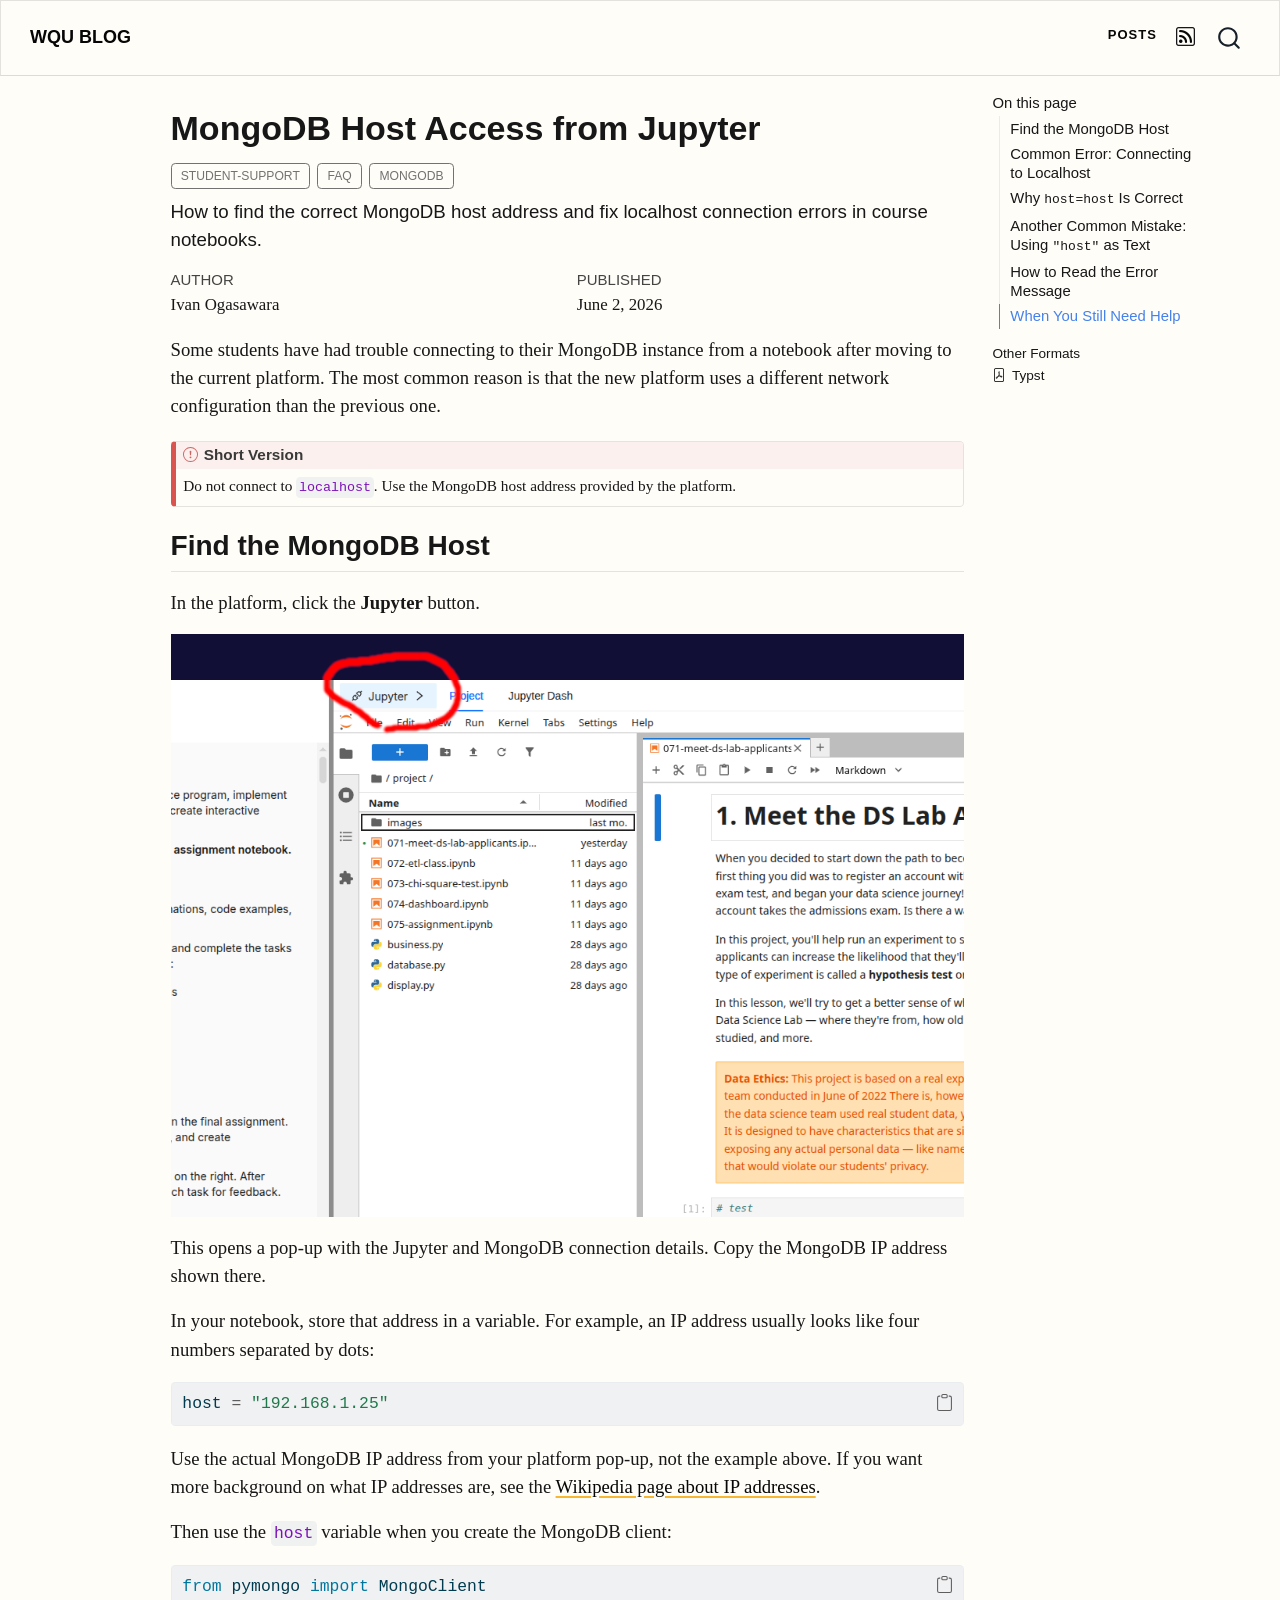
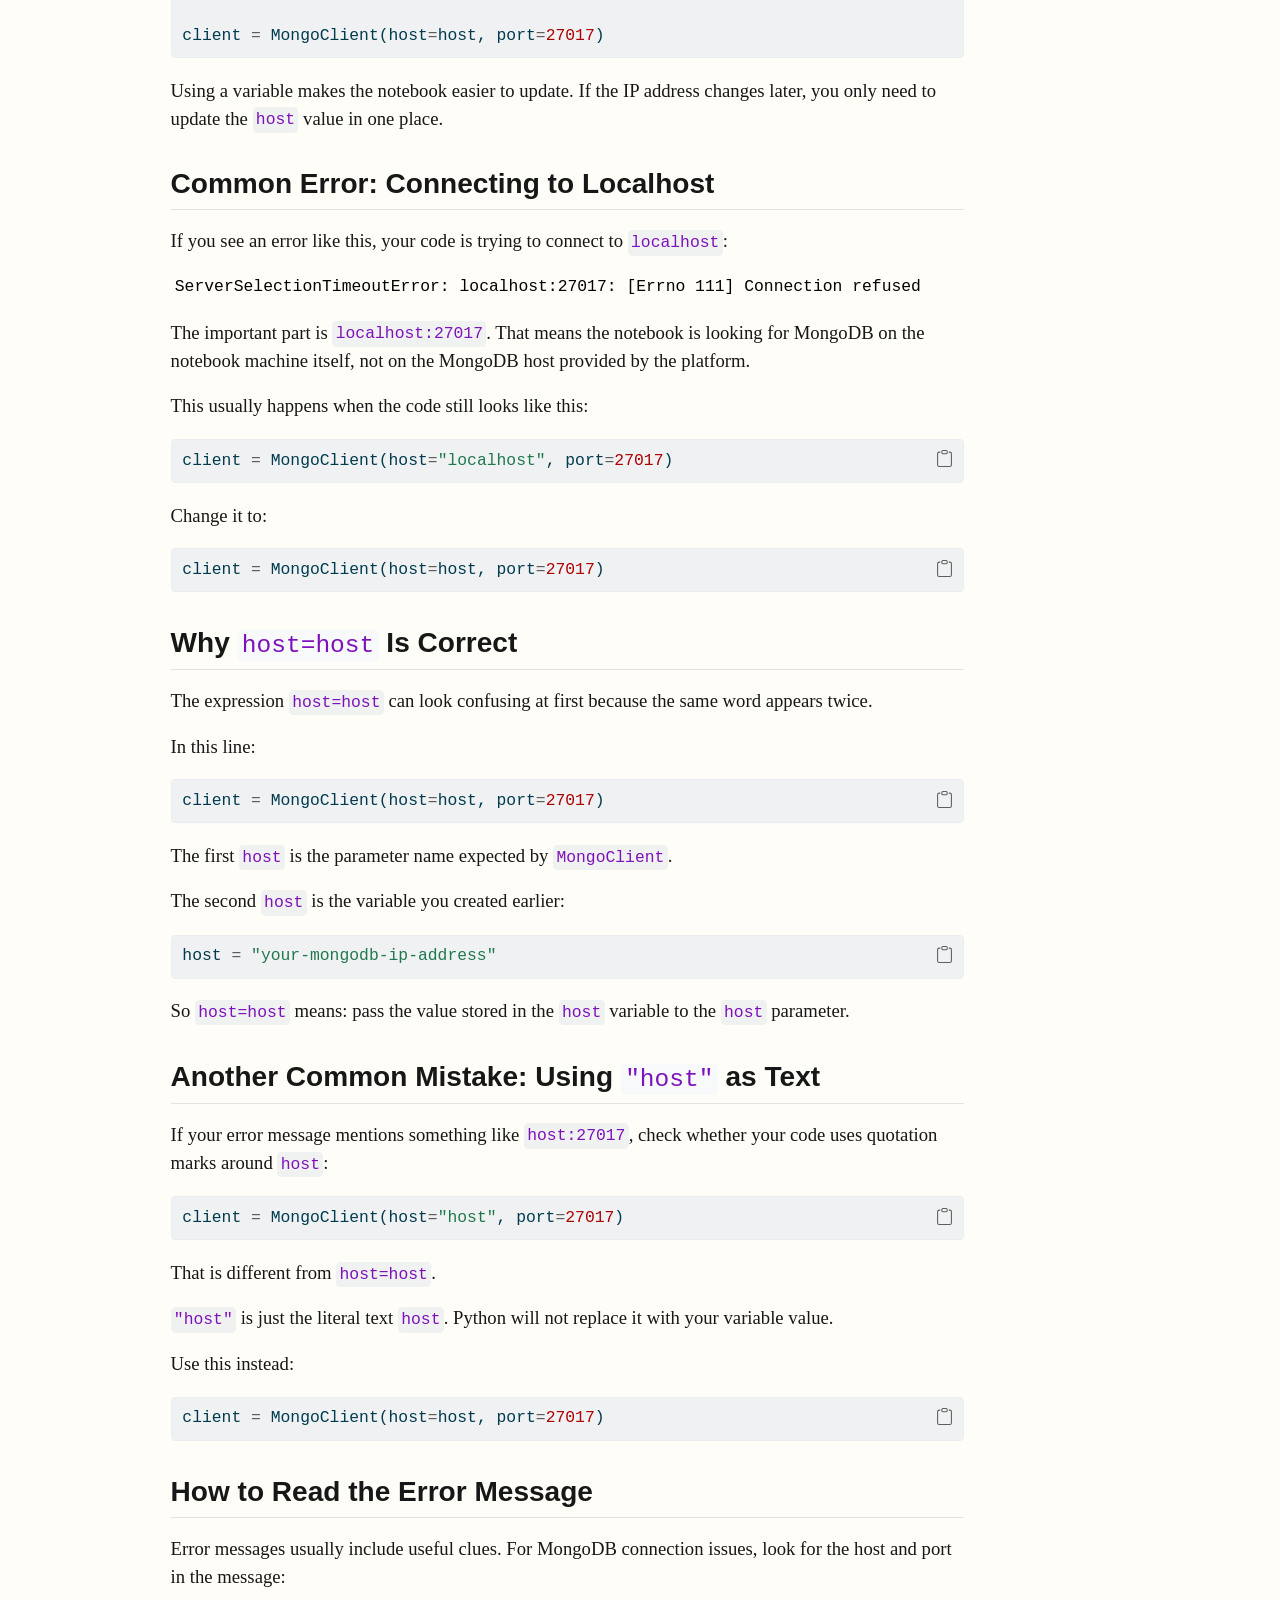
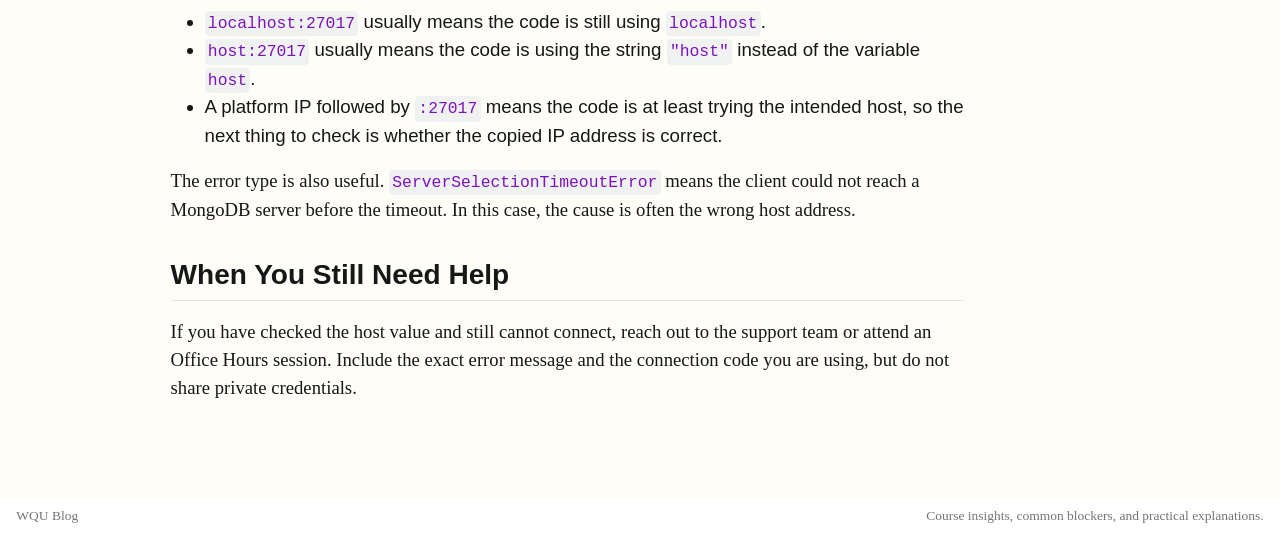
<file: posts/mongodb-host-access/index.html>
<!DOCTYPE html>
<html xmlns="http://www.w3.org/1999/xhtml" lang="en" xml:lang="en"><head>

<meta charset="utf-8">
<meta name="generator" content="quarto-1.9.38">

<meta name="viewport" content="width=device-width, initial-scale=1.0, user-scalable=yes">

<meta name="author" content="Ivan Ogasawara">
<meta name="dcterms.date" content="2026-06-02">
<meta name="description" content="How to find the correct MongoDB host address and fix localhost connection errors in course notebooks.">

<title>MongoDB Host Access from Jupyter – WQU Blog</title>
<style>
/* Default styles provided by pandoc.
** See https://pandoc.org/MANUAL.html#variables-for-html for config info.
*/
code{white-space: pre-wrap;}
span.smallcaps{font-variant: small-caps;}
div.columns{display: flex; gap: min(4vw, 1.5em);}
div.column{flex: auto; overflow-x: auto;}
div.hanging-indent{margin-left: 1.5em; text-indent: -1.5em;}
ul.task-list{list-style: none;}
ul.task-list li input[type="checkbox"] {
  width: 0.8em;
  margin: 0 0.8em 0.2em -1em; /* quarto-specific, see https://github.com/quarto-dev/quarto-cli/issues/4556 */ 
  vertical-align: middle;
}
/* CSS for syntax highlighting */
html { -webkit-text-size-adjust: 100%; }
pre > code.sourceCode { white-space: pre; position: relative; }
pre > code.sourceCode > span { display: inline-block; line-height: 1.25; }
pre > code.sourceCode > span:empty { height: 1.2em; }
.sourceCode { overflow: visible; }
code.sourceCode > span { color: inherit; text-decoration: inherit; }
div.sourceCode { margin: 1em 0; }
pre.sourceCode { margin: 0; }
@media screen {
div.sourceCode { overflow: auto; }
}
@media print {
pre > code.sourceCode { white-space: pre-wrap; }
pre > code.sourceCode > span { text-indent: -5em; padding-left: 5em; }
}
pre.numberSource code
  { counter-reset: source-line 0; }
pre.numberSource code > span
  { position: relative; left: -4em; counter-increment: source-line; }
pre.numberSource code > span > a:first-child::before
  { content: counter(source-line);
    position: relative; left: -1em; text-align: right; vertical-align: baseline;
    border: none; display: inline-block;
    -webkit-touch-callout: none; -webkit-user-select: none;
    -khtml-user-select: none; -moz-user-select: none;
    -ms-user-select: none; user-select: none;
    padding: 0 4px; width: 4em;
  }
pre.numberSource { margin-left: 3em;  padding-left: 4px; }
div.sourceCode
  {   }
@media screen {
pre > code.sourceCode > span > a:first-child::before { text-decoration: underline; }
}
</style>


<script src="../../site_libs/quarto-nav/quarto-nav.js"></script>
<script src="../../site_libs/clipboard/clipboard.min.js"></script>
<script src="../../site_libs/quarto-search/autocomplete.umd.js"></script>
<script src="../../site_libs/quarto-search/fuse.min.js"></script>
<script src="../../site_libs/quarto-search/quarto-search.js"></script>
<meta name="quarto:offset" content="../../">
<script src="../../site_libs/quarto-html/quarto.js" type="module"></script>
<script src="../../site_libs/quarto-html/tabsets/tabsets.js" type="module"></script>
<script src="../../site_libs/quarto-html/popper.min.js"></script>
<script src="../../site_libs/quarto-html/tippy.umd.min.js"></script>
<script src="../../site_libs/quarto-html/anchor.min.js"></script>
<link href="../../site_libs/quarto-html/tippy.css" rel="stylesheet">
<link href="../../site_libs/quarto-html/quarto-syntax-highlighting-15634bcf2e68342d4ad2dfa704d543f6.css" rel="stylesheet" id="quarto-text-highlighting-styles">
<script src="../../site_libs/bootstrap/bootstrap.min.js"></script>
<link href="../../site_libs/bootstrap/bootstrap-icons.css" rel="stylesheet">
<link href="../../site_libs/bootstrap/bootstrap-166f9ceccd099d479e3eab6d2f65624c.min.css" rel="stylesheet" append-hash="true" id="quarto-bootstrap" data-mode="light">
<script id="quarto-search-options" type="application/json">{
  "location": "navbar",
  "copy-button": false,
  "collapse-after": 3,
  "panel-placement": "end",
  "type": "overlay",
  "limit": 50,
  "keyboard-shortcut": [
    "f",
    "/",
    "s"
  ],
  "show-item-context": false,
  "language": {
    "search-no-results-text": "No results",
    "search-matching-documents-text": "matching documents",
    "search-copy-link-title": "Copy link to search",
    "search-hide-matches-text": "Hide additional matches",
    "search-more-match-text": "more match in this document",
    "search-more-matches-text": "more matches in this document",
    "search-clear-button-title": "Clear",
    "search-text-placeholder": "",
    "search-detached-cancel-button-title": "Cancel",
    "search-submit-button-title": "Submit",
    "search-label": "Search"
  }
}</script>
<style>html{ scroll-behavior: smooth; }</style>


<link rel="stylesheet" href="../../styles.css">
</head>

<body class="nav-fixed quarto-light">

<div id="quarto-search-results"></div>
  <header id="quarto-header" class="headroom fixed-top">
    <nav class="navbar navbar-expand-lg " data-bs-theme="dark">
      <div class="navbar-container container-fluid">
      <div class="navbar-brand-container mx-auto">
    <a class="navbar-brand" href="../../index.html">
    <span class="navbar-title">WQU Blog</span>
    </a>
  </div>
            <div id="quarto-search" class="" title="Search"></div>
          <button class="navbar-toggler" type="button" data-bs-toggle="collapse" data-bs-target="#navbarCollapse" aria-controls="navbarCollapse" role="menu" aria-expanded="false" aria-label="Toggle navigation" onclick="if (window.quartoToggleHeadroom) { window.quartoToggleHeadroom(); }">
  <span class="navbar-toggler-icon"></span>
</button>
          <div class="collapse navbar-collapse" id="navbarCollapse">
            <ul class="navbar-nav navbar-nav-scroll ms-auto">
  <li class="nav-item">
    <a class="nav-link" href="../../index.html"> 
<span class="menu-text">Posts</span></a>
  </li>  
  <li class="nav-item compact">
    <a class="nav-link" href="../../index.xml"> <i class="bi bi-rss" role="img">
</i> 
<span class="menu-text"></span></a>
  </li>  
</ul>
          </div> <!-- /navcollapse -->
            <div class="quarto-navbar-tools">
</div>
      </div> <!-- /container-fluid -->
    </nav>
</header>
<!-- content -->
<div id="quarto-content" class="quarto-container page-columns page-rows-contents page-layout-article page-navbar">
<!-- sidebar -->
<!-- margin-sidebar -->
    <div id="quarto-margin-sidebar" class="sidebar margin-sidebar">
        <nav id="TOC" role="doc-toc" class="toc-active">
    <h2 id="toc-title">On this page</h2>
   
  <ul>
  <li><a href="#find-the-mongodb-host" id="toc-find-the-mongodb-host" class="nav-link active" data-scroll-target="#find-the-mongodb-host">Find the MongoDB Host</a></li>
  <li><a href="#common-error-connecting-to-localhost" id="toc-common-error-connecting-to-localhost" class="nav-link" data-scroll-target="#common-error-connecting-to-localhost">Common Error: Connecting to Localhost</a></li>
  <li><a href="#why-hosthost-is-correct" id="toc-why-hosthost-is-correct" class="nav-link" data-scroll-target="#why-hosthost-is-correct">Why <code>host=host</code> Is Correct</a></li>
  <li><a href="#another-common-mistake-using-host-as-text" id="toc-another-common-mistake-using-host-as-text" class="nav-link" data-scroll-target="#another-common-mistake-using-host-as-text">Another Common Mistake: Using <code>"host"</code> as Text</a></li>
  <li><a href="#how-to-read-the-error-message" id="toc-how-to-read-the-error-message" class="nav-link" data-scroll-target="#how-to-read-the-error-message">How to Read the Error Message</a></li>
  <li><a href="#when-you-still-need-help" id="toc-when-you-still-need-help" class="nav-link" data-scroll-target="#when-you-still-need-help">When You Still Need Help</a></li>
  </ul>
<div class="quarto-alternate-formats"><h2>Other Formats</h2><ul><li><a href="index.pdf"><i class="bi bi-file-pdf"></i>Typst</a></li></ul></div></nav>
    </div>
<!-- main -->
<main class="content" id="quarto-document-content">

<header id="title-block-header" class="quarto-title-block default">
<div class="quarto-title">
<h1 class="title">MongoDB Host Access from Jupyter</h1>
  <div class="quarto-categories">
    <div class="quarto-category">student-support</div>
    <div class="quarto-category">faq</div>
    <div class="quarto-category">mongodb</div>
  </div>
  </div>

<div>
  <div class="description">
    How to find the correct MongoDB host address and fix localhost connection errors in course notebooks.
  </div>
</div>


<div class="quarto-title-meta">

    <div>
    <div class="quarto-title-meta-heading">Author</div>
    <div class="quarto-title-meta-contents">
             <p>Ivan Ogasawara </p>
          </div>
  </div>
    
    <div>
    <div class="quarto-title-meta-heading">Published</div>
    <div class="quarto-title-meta-contents">
      <p class="date">June 2, 2026</p>
    </div>
  </div>
  
    
  </div>
  


</header>


<p>Some students have had trouble connecting to their MongoDB instance from a notebook after moving to the current platform. The most common reason is that the new platform uses a different network configuration than the previous one.</p>
<div class="callout callout-style-default callout-important callout-titled">
<div class="callout-header d-flex align-content-center">
<div class="callout-icon-container">
<i class="callout-icon"></i>
</div>
<div class="callout-title-container flex-fill">
<span class="screen-reader-only">Important</span>Short Version
</div>
</div>
<div class="callout-body-container callout-body">
<p>Do not connect to <code>localhost</code>. Use the MongoDB host address provided by the platform.</p>
</div>
</div>
<section id="find-the-mongodb-host" class="level2">
<h2 class="anchored" data-anchor-id="find-the-mongodb-host">Find the MongoDB Host</h2>
<p>In the platform, click the <strong>Jupyter</strong> button.</p>
<p><img src="images/wqu-jupyter-menu.png" class="img-fluid" alt="The Jupyter button in the WQU platform interface."></p>
<p>This opens a pop-up with the Jupyter and MongoDB connection details. Copy the MongoDB IP address shown there.</p>
<p>In your notebook, store that address in a variable. For example, an IP address usually looks like four numbers separated by dots:</p>
<div class="code-copy-outer-scaffold"><div class="sourceCode" id="cb1"><pre class="sourceCode python code-with-copy"><code class="sourceCode python"><span id="cb1-1"><a href="#cb1-1" aria-hidden="true" tabindex="-1"></a>host <span class="op">=</span> <span class="st">"192.168.1.25"</span></span></code></pre></div><button title="Copy to Clipboard" class="code-copy-button"><i class="bi"></i></button></div>
<p>Use the actual MongoDB IP address from your platform pop-up, not the example above. If you want more background on what IP addresses are, see the <a href="https://en.wikipedia.org/wiki/IP_address">Wikipedia page about IP addresses</a>.</p>
<p>Then use the <code>host</code> variable when you create the MongoDB client:</p>
<div class="code-copy-outer-scaffold"><div class="sourceCode" id="cb2"><pre class="sourceCode python code-with-copy"><code class="sourceCode python"><span id="cb2-1"><a href="#cb2-1" aria-hidden="true" tabindex="-1"></a><span class="im">from</span> pymongo <span class="im">import</span> MongoClient</span>
<span id="cb2-2"><a href="#cb2-2" aria-hidden="true" tabindex="-1"></a></span>
<span id="cb2-3"><a href="#cb2-3" aria-hidden="true" tabindex="-1"></a>client <span class="op">=</span> MongoClient(host<span class="op">=</span>host, port<span class="op">=</span><span class="dv">27017</span>)</span></code></pre></div><button title="Copy to Clipboard" class="code-copy-button"><i class="bi"></i></button></div>
<p>Using a variable makes the notebook easier to update. If the IP address changes later, you only need to update the <code>host</code> value in one place.</p>
</section>
<section id="common-error-connecting-to-localhost" class="level2">
<h2 class="anchored" data-anchor-id="common-error-connecting-to-localhost">Common Error: Connecting to Localhost</h2>
<p>If you see an error like this, your code is trying to connect to <code>localhost</code>:</p>
<pre class="text"><code>ServerSelectionTimeoutError: localhost:27017: [Errno 111] Connection refused</code></pre>
<p>The important part is <code>localhost:27017</code>. That means the notebook is looking for MongoDB on the notebook machine itself, not on the MongoDB host provided by the platform.</p>
<p>This usually happens when the code still looks like this:</p>
<div class="code-copy-outer-scaffold"><div class="sourceCode" id="cb4"><pre class="sourceCode python code-with-copy"><code class="sourceCode python"><span id="cb4-1"><a href="#cb4-1" aria-hidden="true" tabindex="-1"></a>client <span class="op">=</span> MongoClient(host<span class="op">=</span><span class="st">"localhost"</span>, port<span class="op">=</span><span class="dv">27017</span>)</span></code></pre></div><button title="Copy to Clipboard" class="code-copy-button"><i class="bi"></i></button></div>
<p>Change it to:</p>
<div class="code-copy-outer-scaffold"><div class="sourceCode" id="cb5"><pre class="sourceCode python code-with-copy"><code class="sourceCode python"><span id="cb5-1"><a href="#cb5-1" aria-hidden="true" tabindex="-1"></a>client <span class="op">=</span> MongoClient(host<span class="op">=</span>host, port<span class="op">=</span><span class="dv">27017</span>)</span></code></pre></div><button title="Copy to Clipboard" class="code-copy-button"><i class="bi"></i></button></div>
</section>
<section id="why-hosthost-is-correct" class="level2">
<h2 class="anchored" data-anchor-id="why-hosthost-is-correct">Why <code>host=host</code> Is Correct</h2>
<p>The expression <code>host=host</code> can look confusing at first because the same word appears twice.</p>
<p>In this line:</p>
<div class="code-copy-outer-scaffold"><div class="sourceCode" id="cb6"><pre class="sourceCode python code-with-copy"><code class="sourceCode python"><span id="cb6-1"><a href="#cb6-1" aria-hidden="true" tabindex="-1"></a>client <span class="op">=</span> MongoClient(host<span class="op">=</span>host, port<span class="op">=</span><span class="dv">27017</span>)</span></code></pre></div><button title="Copy to Clipboard" class="code-copy-button"><i class="bi"></i></button></div>
<p>The first <code>host</code> is the parameter name expected by <code>MongoClient</code>.</p>
<p>The second <code>host</code> is the variable you created earlier:</p>
<div class="code-copy-outer-scaffold"><div class="sourceCode" id="cb7"><pre class="sourceCode python code-with-copy"><code class="sourceCode python"><span id="cb7-1"><a href="#cb7-1" aria-hidden="true" tabindex="-1"></a>host <span class="op">=</span> <span class="st">"your-mongodb-ip-address"</span></span></code></pre></div><button title="Copy to Clipboard" class="code-copy-button"><i class="bi"></i></button></div>
<p>So <code>host=host</code> means: pass the value stored in the <code>host</code> variable to the <code>host</code> parameter.</p>
</section>
<section id="another-common-mistake-using-host-as-text" class="level2">
<h2 class="anchored" data-anchor-id="another-common-mistake-using-host-as-text">Another Common Mistake: Using <code>"host"</code> as Text</h2>
<p>If your error message mentions something like <code>host:27017</code>, check whether your code uses quotation marks around <code>host</code>:</p>
<div class="code-copy-outer-scaffold"><div class="sourceCode" id="cb8"><pre class="sourceCode python code-with-copy"><code class="sourceCode python"><span id="cb8-1"><a href="#cb8-1" aria-hidden="true" tabindex="-1"></a>client <span class="op">=</span> MongoClient(host<span class="op">=</span><span class="st">"host"</span>, port<span class="op">=</span><span class="dv">27017</span>)</span></code></pre></div><button title="Copy to Clipboard" class="code-copy-button"><i class="bi"></i></button></div>
<p>That is different from <code>host=host</code>.</p>
<p><code>"host"</code> is just the literal text <code>host</code>. Python will not replace it with your variable value.</p>
<p>Use this instead:</p>
<div class="code-copy-outer-scaffold"><div class="sourceCode" id="cb9"><pre class="sourceCode python code-with-copy"><code class="sourceCode python"><span id="cb9-1"><a href="#cb9-1" aria-hidden="true" tabindex="-1"></a>client <span class="op">=</span> MongoClient(host<span class="op">=</span>host, port<span class="op">=</span><span class="dv">27017</span>)</span></code></pre></div><button title="Copy to Clipboard" class="code-copy-button"><i class="bi"></i></button></div>
</section>
<section id="how-to-read-the-error-message" class="level2">
<h2 class="anchored" data-anchor-id="how-to-read-the-error-message">How to Read the Error Message</h2>
<p>Error messages usually include useful clues. For MongoDB connection issues, look for the host and port in the message:</p>
<ul>
<li><code>localhost:27017</code> usually means the code is still using <code>localhost</code>.</li>
<li><code>host:27017</code> usually means the code is using the string <code>"host"</code> instead of the variable <code>host</code>.</li>
<li>A platform IP followed by <code>:27017</code> means the code is at least trying the intended host, so the next thing to check is whether the copied IP address is correct.</li>
</ul>
<p>The error type is also useful. <code>ServerSelectionTimeoutError</code> means the client could not reach a MongoDB server before the timeout. In this case, the cause is often the wrong host address.</p>
</section>
<section id="when-you-still-need-help" class="level2">
<h2 class="anchored" data-anchor-id="when-you-still-need-help">When You Still Need Help</h2>
<p>If you have checked the host value and still cannot connect, reach out to the support team or attend an Office Hours session. Include the exact error message and the connection code you are using, but do not share private credentials.</p>


</section>

</main> <!-- /main -->
<script id="quarto-html-after-body" type="application/javascript">
  window.document.addEventListener("DOMContentLoaded", function (event) {
    const icon = "";
    const anchorJS = new window.AnchorJS();
    anchorJS.options = {
      placement: 'right',
      icon: icon
    };
    anchorJS.add('.anchored');
    const isCodeAnnotation = (el) => {
      for (const clz of el.classList) {
        if (clz.startsWith('code-annotation-')) {                     
          return true;
        }
      }
      return false;
    }
    const onCopySuccess = function(e) {
      // button target
      const button = e.trigger;
      // don't keep focus
      button.blur();
      // flash "checked"
      button.classList.add('code-copy-button-checked');
      var currentTitle = button.getAttribute("title");
      button.setAttribute("title", "Copied!");
      let tooltip;
      if (window.bootstrap) {
        button.setAttribute("data-bs-toggle", "tooltip");
        button.setAttribute("data-bs-placement", "left");
        button.setAttribute("data-bs-title", "Copied!");
        tooltip = new bootstrap.Tooltip(button, 
          { trigger: "manual", 
            customClass: "code-copy-button-tooltip",
            offset: [0, -8]});
        tooltip.show();    
      }
      setTimeout(function() {
        if (tooltip) {
          tooltip.hide();
          button.removeAttribute("data-bs-title");
          button.removeAttribute("data-bs-toggle");
          button.removeAttribute("data-bs-placement");
        }
        button.setAttribute("title", currentTitle);
        button.classList.remove('code-copy-button-checked');
      }, 1000);
      // clear code selection
      e.clearSelection();
    }
    const getTextToCopy = function(trigger) {
      const outerScaffold = trigger.parentElement.cloneNode(true);
      const codeEl = outerScaffold.querySelector('code');
      for (const childEl of codeEl.children) {
        if (isCodeAnnotation(childEl)) {
          childEl.remove();
        }
      }
      return codeEl.innerText;
    }
    const clipboard = new window.ClipboardJS('.code-copy-button:not([data-in-quarto-modal])', {
      text: getTextToCopy
    });
    clipboard.on('success', onCopySuccess);
    if (window.document.getElementById('quarto-embedded-source-code-modal')) {
      const clipboardModal = new window.ClipboardJS('.code-copy-button[data-in-quarto-modal]', {
        text: getTextToCopy,
        container: window.document.getElementById('quarto-embedded-source-code-modal')
      });
      clipboardModal.on('success', onCopySuccess);
    }
      var localhostRegex = new RegExp(/^(?:http|https):\/\/localhost\:?[0-9]*\//);
      var mailtoRegex = new RegExp(/^mailto:/);
        var filterRegex = new RegExp("https:\/\/example\.com");
      var isInternal = (href) => {
          return filterRegex.test(href) || localhostRegex.test(href) || mailtoRegex.test(href);
      }
      // Inspect non-navigation links and adorn them if external
     var links = window.document.querySelectorAll('a[href]:not(.nav-link):not(.navbar-brand):not(.toc-action):not(.sidebar-link):not(.sidebar-item-toggle):not(.pagination-link):not(.no-external):not([aria-hidden]):not(.dropdown-item):not(.quarto-navigation-tool):not(.about-link)');
      for (var i=0; i<links.length; i++) {
        const link = links[i];
        if (!isInternal(link.href)) {
          // undo the damage that might have been done by quarto-nav.js in the case of
          // links that we want to consider external
          if (link.dataset.originalHref !== undefined) {
            link.href = link.dataset.originalHref;
          }
        }
      }
    function tippyHover(el, contentFn, onTriggerFn, onUntriggerFn) {
      const config = {
        allowHTML: true,
        maxWidth: 500,
        delay: 100,
        arrow: false,
        appendTo: function(el) {
            return el.parentElement;
        },
        interactive: true,
        interactiveBorder: 10,
        theme: 'quarto',
        placement: 'bottom-start',
      };
      if (contentFn) {
        config.content = contentFn;
      }
      if (onTriggerFn) {
        config.onTrigger = onTriggerFn;
      }
      if (onUntriggerFn) {
        config.onUntrigger = onUntriggerFn;
      }
      window.tippy(el, config); 
    }
    const noterefs = window.document.querySelectorAll('a[role="doc-noteref"]');
    for (var i=0; i<noterefs.length; i++) {
      const ref = noterefs[i];
      tippyHover(ref, function() {
        // use id or data attribute instead here
        let href = ref.getAttribute('data-footnote-href') || ref.getAttribute('href');
        try { href = new URL(href).hash; } catch {}
        const id = href.replace(/^#\/?/, "");
        const note = window.document.getElementById(id);
        if (note) {
          return note.innerHTML;
        } else {
          return "";
        }
      });
    }
    const xrefs = window.document.querySelectorAll('a.quarto-xref');
    const processXRef = (id, note) => {
      // Strip column container classes
      const stripColumnClz = (el) => {
        el.classList.remove("page-full", "page-columns");
        if (el.children) {
          for (const child of el.children) {
            stripColumnClz(child);
          }
        }
      }
      stripColumnClz(note)
      if (id === null || id.startsWith('sec-')) {
        // Special case sections, only their first couple elements
        const container = document.createElement("div");
        if (note.children && note.children.length > 2) {
          container.appendChild(note.children[0].cloneNode(true));
          for (let i = 1; i < note.children.length; i++) {
            const child = note.children[i];
            if (child.tagName === "P" && child.innerText === "") {
              continue;
            } else {
              container.appendChild(child.cloneNode(true));
              break;
            }
          }
          if (window.Quarto?.typesetMath) {
            window.Quarto.typesetMath(container);
          }
          return container.innerHTML
        } else {
          if (window.Quarto?.typesetMath) {
            window.Quarto.typesetMath(note);
          }
          return note.innerHTML;
        }
      } else {
        // Remove any anchor links if they are present
        const anchorLink = note.querySelector('a.anchorjs-link');
        if (anchorLink) {
          anchorLink.remove();
        }
        if (window.Quarto?.typesetMath) {
          window.Quarto.typesetMath(note);
        }
        if (note.classList.contains("callout")) {
          return note.outerHTML;
        } else {
          return note.innerHTML;
        }
      }
    }
    for (var i=0; i<xrefs.length; i++) {
      const xref = xrefs[i];
      tippyHover(xref, undefined, function(instance) {
        instance.disable();
        let url = xref.getAttribute('href');
        let hash = undefined; 
        if (url.startsWith('#')) {
          hash = url;
        } else {
          try { hash = new URL(url).hash; } catch {}
        }
        if (hash) {
          const id = hash.replace(/^#\/?/, "");
          const note = window.document.getElementById(id);
          if (note !== null) {
            try {
              const html = processXRef(id, note.cloneNode(true));
              instance.setContent(html);
            } finally {
              instance.enable();
              instance.show();
            }
          } else {
            // See if we can fetch this
            fetch(url.split('#')[0])
            .then(res => res.text())
            .then(html => {
              const parser = new DOMParser();
              const htmlDoc = parser.parseFromString(html, "text/html");
              const note = htmlDoc.getElementById(id);
              if (note !== null) {
                const html = processXRef(id, note);
                instance.setContent(html);
              } 
            }).finally(() => {
              instance.enable();
              instance.show();
            });
          }
        } else {
          // See if we can fetch a full url (with no hash to target)
          // This is a special case and we should probably do some content thinning / targeting
          fetch(url)
          .then(res => res.text())
          .then(html => {
            const parser = new DOMParser();
            const htmlDoc = parser.parseFromString(html, "text/html");
            const note = htmlDoc.querySelector('main.content');
            if (note !== null) {
              // This should only happen for chapter cross references
              // (since there is no id in the URL)
              // remove the first header
              if (note.children.length > 0 && note.children[0].tagName === "HEADER") {
                note.children[0].remove();
              }
              const html = processXRef(null, note);
              instance.setContent(html);
            } 
          }).finally(() => {
            instance.enable();
            instance.show();
          });
        }
      }, function(instance) {
      });
    }
        let selectedAnnoteEl;
        const selectorForAnnotation = ( cell, annotation) => {
          let cellAttr = 'data-code-cell="' + cell + '"';
          let lineAttr = 'data-code-annotation="' +  annotation + '"';
          const selector = 'span[' + cellAttr + '][' + lineAttr + ']';
          return selector;
        }
        const selectCodeLines = (annoteEl) => {
          const doc = window.document;
          const targetCell = annoteEl.getAttribute("data-target-cell");
          const targetAnnotation = annoteEl.getAttribute("data-target-annotation");
          const annoteSpan = window.document.querySelector(selectorForAnnotation(targetCell, targetAnnotation));
          const lines = annoteSpan.getAttribute("data-code-lines").split(",");
          const lineIds = lines.map((line) => {
            return targetCell + "-" + line;
          })
          let top = null;
          let height = null;
          let parent = null;
          if (lineIds.length > 0) {
              //compute the position of the single el (top and bottom and make a div)
              const el = window.document.getElementById(lineIds[0]);
              top = el.offsetTop;
              height = el.offsetHeight;
              parent = el.parentElement.parentElement;
            if (lineIds.length > 1) {
              const lastEl = window.document.getElementById(lineIds[lineIds.length - 1]);
              const bottom = lastEl.offsetTop + lastEl.offsetHeight;
              height = bottom - top;
            }
            if (top !== null && height !== null && parent !== null) {
              // cook up a div (if necessary) and position it 
              let div = window.document.getElementById("code-annotation-line-highlight");
              if (div === null) {
                div = window.document.createElement("div");
                div.setAttribute("id", "code-annotation-line-highlight");
                div.style.position = 'absolute';
                parent.appendChild(div);
              }
              div.style.top = top - 2 + "px";
              div.style.height = height + 4 + "px";
              div.style.left = 0;
              let gutterDiv = window.document.getElementById("code-annotation-line-highlight-gutter");
              if (gutterDiv === null) {
                gutterDiv = window.document.createElement("div");
                gutterDiv.setAttribute("id", "code-annotation-line-highlight-gutter");
                gutterDiv.style.position = 'absolute';
                const codeCell = window.document.getElementById(targetCell);
                const gutter = codeCell.querySelector('.code-annotation-gutter');
                gutter.appendChild(gutterDiv);
              }
              gutterDiv.style.top = top - 2 + "px";
              gutterDiv.style.height = height + 4 + "px";
            }
            selectedAnnoteEl = annoteEl;
          }
        };
        const unselectCodeLines = () => {
          const elementsIds = ["code-annotation-line-highlight", "code-annotation-line-highlight-gutter"];
          elementsIds.forEach((elId) => {
            const div = window.document.getElementById(elId);
            if (div) {
              div.remove();
            }
          });
          selectedAnnoteEl = undefined;
        };
          // Handle positioning of the toggle
      window.addEventListener(
        "resize",
        throttle(() => {
          elRect = undefined;
          if (selectedAnnoteEl) {
            selectCodeLines(selectedAnnoteEl);
          }
        }, 10)
      );
      function throttle(fn, ms) {
      let throttle = false;
      let timer;
        return (...args) => {
          if(!throttle) { // first call gets through
              fn.apply(this, args);
              throttle = true;
          } else { // all the others get throttled
              if(timer) clearTimeout(timer); // cancel #2
              timer = setTimeout(() => {
                fn.apply(this, args);
                timer = throttle = false;
              }, ms);
          }
        };
      }
        // Attach click handler to the DT
        const annoteDls = window.document.querySelectorAll('dt[data-target-cell]');
        for (const annoteDlNode of annoteDls) {
          annoteDlNode.addEventListener('click', (event) => {
            const clickedEl = event.target;
            if (clickedEl !== selectedAnnoteEl) {
              unselectCodeLines();
              const activeEl = window.document.querySelector('dt[data-target-cell].code-annotation-active');
              if (activeEl) {
                activeEl.classList.remove('code-annotation-active');
              }
              selectCodeLines(clickedEl);
              clickedEl.classList.add('code-annotation-active');
            } else {
              // Unselect the line
              unselectCodeLines();
              clickedEl.classList.remove('code-annotation-active');
            }
          });
        }
    const findCites = (el) => {
      const parentEl = el.parentElement;
      if (parentEl) {
        const cites = parentEl.dataset.cites;
        if (cites) {
          return {
            el,
            cites: cites.split(' ')
          };
        } else {
          return findCites(el.parentElement)
        }
      } else {
        return undefined;
      }
    };
    var bibliorefs = window.document.querySelectorAll('a[role="doc-biblioref"]');
    for (var i=0; i<bibliorefs.length; i++) {
      const ref = bibliorefs[i];
      const citeInfo = findCites(ref);
      if (citeInfo) {
        tippyHover(citeInfo.el, function() {
          var popup = window.document.createElement('div');
          citeInfo.cites.forEach(function(cite) {
            var citeDiv = window.document.createElement('div');
            citeDiv.classList.add('hanging-indent');
            citeDiv.classList.add('csl-entry');
            var biblioDiv = window.document.getElementById('ref-' + cite);
            if (biblioDiv) {
              citeDiv.innerHTML = biblioDiv.innerHTML;
            }
            popup.appendChild(citeDiv);
          });
          return popup.innerHTML;
        });
      }
    }
  });
  </script>
</div> <!-- /content -->
<footer class="footer">
  <div class="nav-footer">
    <div class="nav-footer-left">
<p>WQU Blog</p>
</div>   
    <div class="nav-footer-center">
      &nbsp;
    </div>
    <div class="nav-footer-right">
<p>Course insights, common blockers, and practical explanations.</p>
</div>
  </div>
</footer>




<script src="../../site_libs/quarto-html/zenscroll-min.js"></script>
</body></html>
</file>
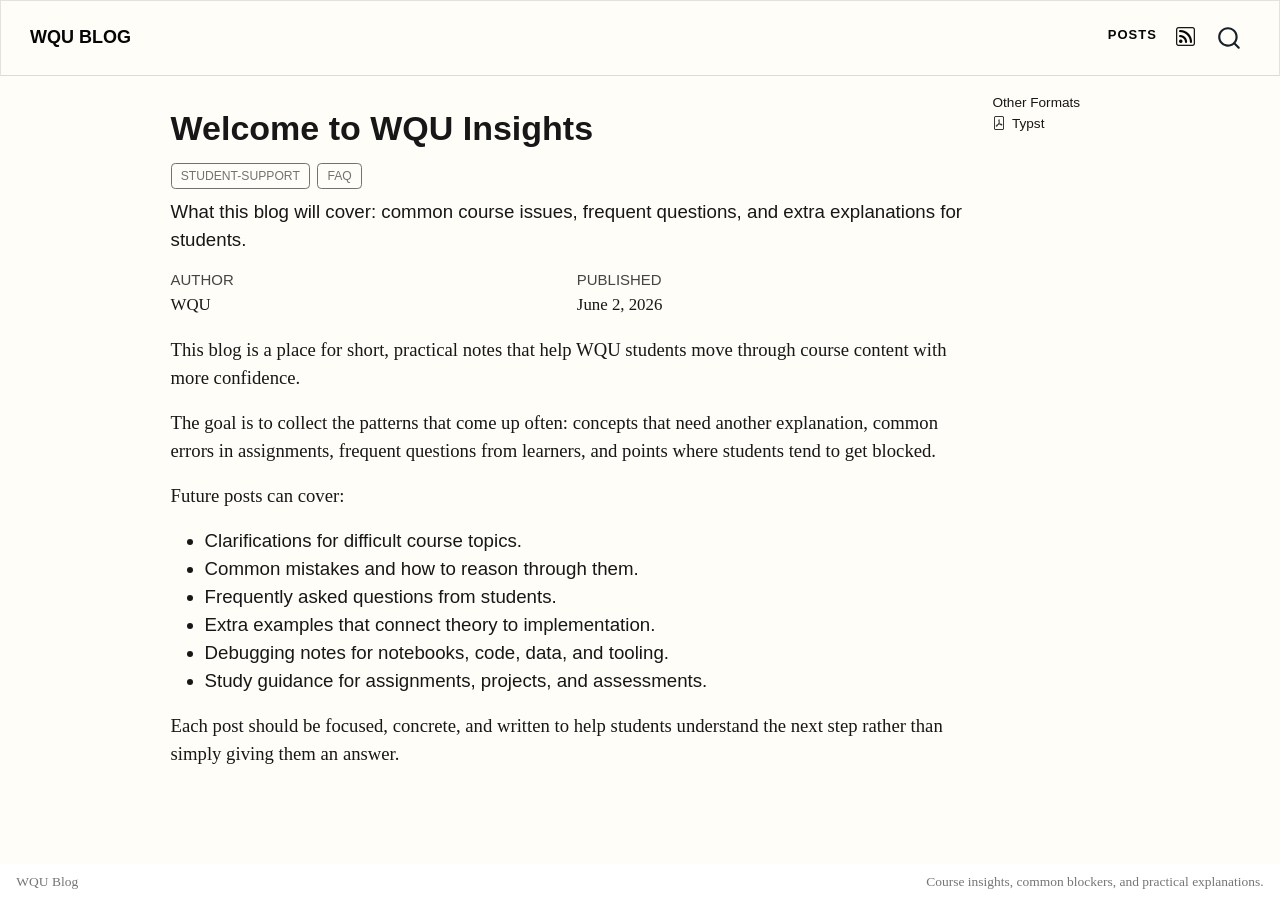
<file: posts/welcome/index.html>
<!DOCTYPE html>
<html xmlns="http://www.w3.org/1999/xhtml" lang="en" xml:lang="en"><head>

<meta charset="utf-8">
<meta name="generator" content="quarto-1.9.38">

<meta name="viewport" content="width=device-width, initial-scale=1.0, user-scalable=yes">

<meta name="author" content="WQU">
<meta name="dcterms.date" content="2026-06-02">
<meta name="description" content="What this blog will cover: common course issues, frequent questions, and extra explanations for students.">

<title>Welcome to WQU Insights – WQU Blog</title>
<style>
/* Default styles provided by pandoc.
** See https://pandoc.org/MANUAL.html#variables-for-html for config info.
*/
code{white-space: pre-wrap;}
span.smallcaps{font-variant: small-caps;}
div.columns{display: flex; gap: min(4vw, 1.5em);}
div.column{flex: auto; overflow-x: auto;}
div.hanging-indent{margin-left: 1.5em; text-indent: -1.5em;}
ul.task-list{list-style: none;}
ul.task-list li input[type="checkbox"] {
  width: 0.8em;
  margin: 0 0.8em 0.2em -1em; /* quarto-specific, see https://github.com/quarto-dev/quarto-cli/issues/4556 */ 
  vertical-align: middle;
}
</style>


<script src="../../site_libs/quarto-nav/quarto-nav.js"></script>
<script src="../../site_libs/clipboard/clipboard.min.js"></script>
<script src="../../site_libs/quarto-search/autocomplete.umd.js"></script>
<script src="../../site_libs/quarto-search/fuse.min.js"></script>
<script src="../../site_libs/quarto-search/quarto-search.js"></script>
<meta name="quarto:offset" content="../../">
<script src="../../site_libs/quarto-html/quarto.js" type="module"></script>
<script src="../../site_libs/quarto-html/tabsets/tabsets.js" type="module"></script>
<script src="../../site_libs/quarto-html/popper.min.js"></script>
<script src="../../site_libs/quarto-html/tippy.umd.min.js"></script>
<script src="../../site_libs/quarto-html/anchor.min.js"></script>
<link href="../../site_libs/quarto-html/tippy.css" rel="stylesheet">
<link href="../../site_libs/quarto-html/quarto-syntax-highlighting-15634bcf2e68342d4ad2dfa704d543f6.css" rel="stylesheet" id="quarto-text-highlighting-styles">
<script src="../../site_libs/bootstrap/bootstrap.min.js"></script>
<link href="../../site_libs/bootstrap/bootstrap-icons.css" rel="stylesheet">
<link href="../../site_libs/bootstrap/bootstrap-166f9ceccd099d479e3eab6d2f65624c.min.css" rel="stylesheet" append-hash="true" id="quarto-bootstrap" data-mode="light">
<script id="quarto-search-options" type="application/json">{
  "location": "navbar",
  "copy-button": false,
  "collapse-after": 3,
  "panel-placement": "end",
  "type": "overlay",
  "limit": 50,
  "keyboard-shortcut": [
    "f",
    "/",
    "s"
  ],
  "show-item-context": false,
  "language": {
    "search-no-results-text": "No results",
    "search-matching-documents-text": "matching documents",
    "search-copy-link-title": "Copy link to search",
    "search-hide-matches-text": "Hide additional matches",
    "search-more-match-text": "more match in this document",
    "search-more-matches-text": "more matches in this document",
    "search-clear-button-title": "Clear",
    "search-text-placeholder": "",
    "search-detached-cancel-button-title": "Cancel",
    "search-submit-button-title": "Submit",
    "search-label": "Search"
  }
}</script>
<style>html{ scroll-behavior: smooth; }</style>


<link rel="stylesheet" href="../../styles.css">
</head>

<body class="nav-fixed quarto-light">

<div id="quarto-search-results"></div>
  <header id="quarto-header" class="headroom fixed-top">
    <nav class="navbar navbar-expand-lg " data-bs-theme="dark">
      <div class="navbar-container container-fluid">
      <div class="navbar-brand-container mx-auto">
    <a class="navbar-brand" href="../../index.html">
    <span class="navbar-title">WQU Blog</span>
    </a>
  </div>
            <div id="quarto-search" class="" title="Search"></div>
          <button class="navbar-toggler" type="button" data-bs-toggle="collapse" data-bs-target="#navbarCollapse" aria-controls="navbarCollapse" role="menu" aria-expanded="false" aria-label="Toggle navigation" onclick="if (window.quartoToggleHeadroom) { window.quartoToggleHeadroom(); }">
  <span class="navbar-toggler-icon"></span>
</button>
          <div class="collapse navbar-collapse" id="navbarCollapse">
            <ul class="navbar-nav navbar-nav-scroll ms-auto">
  <li class="nav-item">
    <a class="nav-link" href="../../index.html"> 
<span class="menu-text">Posts</span></a>
  </li>  
  <li class="nav-item compact">
    <a class="nav-link" href="../../index.xml"> <i class="bi bi-rss" role="img">
</i> 
<span class="menu-text"></span></a>
  </li>  
</ul>
          </div> <!-- /navcollapse -->
            <div class="quarto-navbar-tools">
</div>
      </div> <!-- /container-fluid -->
    </nav>
</header>
<!-- content -->
<div id="quarto-content" class="quarto-container page-columns page-rows-contents page-layout-article page-navbar">
<!-- sidebar -->
<!-- margin-sidebar -->
    <div id="quarto-margin-sidebar" class="sidebar margin-sidebar">
        
    <div class="quarto-alternate-formats"><h2>Other Formats</h2><ul><li><a href="index.pdf"><i class="bi bi-file-pdf"></i>Typst</a></li></ul></div></div>
<!-- main -->
<main class="content" id="quarto-document-content">

<header id="title-block-header" class="quarto-title-block default">
<div class="quarto-title">
<h1 class="title">Welcome to WQU Insights</h1>
  <div class="quarto-categories">
    <div class="quarto-category">student-support</div>
    <div class="quarto-category">faq</div>
  </div>
  </div>

<div>
  <div class="description">
    What this blog will cover: common course issues, frequent questions, and extra explanations for students.
  </div>
</div>


<div class="quarto-title-meta">

    <div>
    <div class="quarto-title-meta-heading">Author</div>
    <div class="quarto-title-meta-contents">
             <p>WQU </p>
          </div>
  </div>
    
    <div>
    <div class="quarto-title-meta-heading">Published</div>
    <div class="quarto-title-meta-contents">
      <p class="date">June 2, 2026</p>
    </div>
  </div>
  
    
  </div>
  


</header>


<p>This blog is a place for short, practical notes that help WQU students move through course content with more confidence.</p>
<p>The goal is to collect the patterns that come up often: concepts that need another explanation, common errors in assignments, frequent questions from learners, and points where students tend to get blocked.</p>
<p>Future posts can cover:</p>
<ul>
<li>Clarifications for difficult course topics.</li>
<li>Common mistakes and how to reason through them.</li>
<li>Frequently asked questions from students.</li>
<li>Extra examples that connect theory to implementation.</li>
<li>Debugging notes for notebooks, code, data, and tooling.</li>
<li>Study guidance for assignments, projects, and assessments.</li>
</ul>
<p>Each post should be focused, concrete, and written to help students understand the next step rather than simply giving them an answer.</p>



</main> <!-- /main -->
<script id="quarto-html-after-body" type="application/javascript">
  window.document.addEventListener("DOMContentLoaded", function (event) {
    const icon = "";
    const anchorJS = new window.AnchorJS();
    anchorJS.options = {
      placement: 'right',
      icon: icon
    };
    anchorJS.add('.anchored');
    const isCodeAnnotation = (el) => {
      for (const clz of el.classList) {
        if (clz.startsWith('code-annotation-')) {                     
          return true;
        }
      }
      return false;
    }
    const onCopySuccess = function(e) {
      // button target
      const button = e.trigger;
      // don't keep focus
      button.blur();
      // flash "checked"
      button.classList.add('code-copy-button-checked');
      var currentTitle = button.getAttribute("title");
      button.setAttribute("title", "Copied!");
      let tooltip;
      if (window.bootstrap) {
        button.setAttribute("data-bs-toggle", "tooltip");
        button.setAttribute("data-bs-placement", "left");
        button.setAttribute("data-bs-title", "Copied!");
        tooltip = new bootstrap.Tooltip(button, 
          { trigger: "manual", 
            customClass: "code-copy-button-tooltip",
            offset: [0, -8]});
        tooltip.show();    
      }
      setTimeout(function() {
        if (tooltip) {
          tooltip.hide();
          button.removeAttribute("data-bs-title");
          button.removeAttribute("data-bs-toggle");
          button.removeAttribute("data-bs-placement");
        }
        button.setAttribute("title", currentTitle);
        button.classList.remove('code-copy-button-checked');
      }, 1000);
      // clear code selection
      e.clearSelection();
    }
    const getTextToCopy = function(trigger) {
      const outerScaffold = trigger.parentElement.cloneNode(true);
      const codeEl = outerScaffold.querySelector('code');
      for (const childEl of codeEl.children) {
        if (isCodeAnnotation(childEl)) {
          childEl.remove();
        }
      }
      return codeEl.innerText;
    }
    const clipboard = new window.ClipboardJS('.code-copy-button:not([data-in-quarto-modal])', {
      text: getTextToCopy
    });
    clipboard.on('success', onCopySuccess);
    if (window.document.getElementById('quarto-embedded-source-code-modal')) {
      const clipboardModal = new window.ClipboardJS('.code-copy-button[data-in-quarto-modal]', {
        text: getTextToCopy,
        container: window.document.getElementById('quarto-embedded-source-code-modal')
      });
      clipboardModal.on('success', onCopySuccess);
    }
      var localhostRegex = new RegExp(/^(?:http|https):\/\/localhost\:?[0-9]*\//);
      var mailtoRegex = new RegExp(/^mailto:/);
        var filterRegex = new RegExp("https:\/\/example\.com");
      var isInternal = (href) => {
          return filterRegex.test(href) || localhostRegex.test(href) || mailtoRegex.test(href);
      }
      // Inspect non-navigation links and adorn them if external
     var links = window.document.querySelectorAll('a[href]:not(.nav-link):not(.navbar-brand):not(.toc-action):not(.sidebar-link):not(.sidebar-item-toggle):not(.pagination-link):not(.no-external):not([aria-hidden]):not(.dropdown-item):not(.quarto-navigation-tool):not(.about-link)');
      for (var i=0; i<links.length; i++) {
        const link = links[i];
        if (!isInternal(link.href)) {
          // undo the damage that might have been done by quarto-nav.js in the case of
          // links that we want to consider external
          if (link.dataset.originalHref !== undefined) {
            link.href = link.dataset.originalHref;
          }
        }
      }
    function tippyHover(el, contentFn, onTriggerFn, onUntriggerFn) {
      const config = {
        allowHTML: true,
        maxWidth: 500,
        delay: 100,
        arrow: false,
        appendTo: function(el) {
            return el.parentElement;
        },
        interactive: true,
        interactiveBorder: 10,
        theme: 'quarto',
        placement: 'bottom-start',
      };
      if (contentFn) {
        config.content = contentFn;
      }
      if (onTriggerFn) {
        config.onTrigger = onTriggerFn;
      }
      if (onUntriggerFn) {
        config.onUntrigger = onUntriggerFn;
      }
      window.tippy(el, config); 
    }
    const noterefs = window.document.querySelectorAll('a[role="doc-noteref"]');
    for (var i=0; i<noterefs.length; i++) {
      const ref = noterefs[i];
      tippyHover(ref, function() {
        // use id or data attribute instead here
        let href = ref.getAttribute('data-footnote-href') || ref.getAttribute('href');
        try { href = new URL(href).hash; } catch {}
        const id = href.replace(/^#\/?/, "");
        const note = window.document.getElementById(id);
        if (note) {
          return note.innerHTML;
        } else {
          return "";
        }
      });
    }
    const xrefs = window.document.querySelectorAll('a.quarto-xref');
    const processXRef = (id, note) => {
      // Strip column container classes
      const stripColumnClz = (el) => {
        el.classList.remove("page-full", "page-columns");
        if (el.children) {
          for (const child of el.children) {
            stripColumnClz(child);
          }
        }
      }
      stripColumnClz(note)
      if (id === null || id.startsWith('sec-')) {
        // Special case sections, only their first couple elements
        const container = document.createElement("div");
        if (note.children && note.children.length > 2) {
          container.appendChild(note.children[0].cloneNode(true));
          for (let i = 1; i < note.children.length; i++) {
            const child = note.children[i];
            if (child.tagName === "P" && child.innerText === "") {
              continue;
            } else {
              container.appendChild(child.cloneNode(true));
              break;
            }
          }
          if (window.Quarto?.typesetMath) {
            window.Quarto.typesetMath(container);
          }
          return container.innerHTML
        } else {
          if (window.Quarto?.typesetMath) {
            window.Quarto.typesetMath(note);
          }
          return note.innerHTML;
        }
      } else {
        // Remove any anchor links if they are present
        const anchorLink = note.querySelector('a.anchorjs-link');
        if (anchorLink) {
          anchorLink.remove();
        }
        if (window.Quarto?.typesetMath) {
          window.Quarto.typesetMath(note);
        }
        if (note.classList.contains("callout")) {
          return note.outerHTML;
        } else {
          return note.innerHTML;
        }
      }
    }
    for (var i=0; i<xrefs.length; i++) {
      const xref = xrefs[i];
      tippyHover(xref, undefined, function(instance) {
        instance.disable();
        let url = xref.getAttribute('href');
        let hash = undefined; 
        if (url.startsWith('#')) {
          hash = url;
        } else {
          try { hash = new URL(url).hash; } catch {}
        }
        if (hash) {
          const id = hash.replace(/^#\/?/, "");
          const note = window.document.getElementById(id);
          if (note !== null) {
            try {
              const html = processXRef(id, note.cloneNode(true));
              instance.setContent(html);
            } finally {
              instance.enable();
              instance.show();
            }
          } else {
            // See if we can fetch this
            fetch(url.split('#')[0])
            .then(res => res.text())
            .then(html => {
              const parser = new DOMParser();
              const htmlDoc = parser.parseFromString(html, "text/html");
              const note = htmlDoc.getElementById(id);
              if (note !== null) {
                const html = processXRef(id, note);
                instance.setContent(html);
              } 
            }).finally(() => {
              instance.enable();
              instance.show();
            });
          }
        } else {
          // See if we can fetch a full url (with no hash to target)
          // This is a special case and we should probably do some content thinning / targeting
          fetch(url)
          .then(res => res.text())
          .then(html => {
            const parser = new DOMParser();
            const htmlDoc = parser.parseFromString(html, "text/html");
            const note = htmlDoc.querySelector('main.content');
            if (note !== null) {
              // This should only happen for chapter cross references
              // (since there is no id in the URL)
              // remove the first header
              if (note.children.length > 0 && note.children[0].tagName === "HEADER") {
                note.children[0].remove();
              }
              const html = processXRef(null, note);
              instance.setContent(html);
            } 
          }).finally(() => {
            instance.enable();
            instance.show();
          });
        }
      }, function(instance) {
      });
    }
        let selectedAnnoteEl;
        const selectorForAnnotation = ( cell, annotation) => {
          let cellAttr = 'data-code-cell="' + cell + '"';
          let lineAttr = 'data-code-annotation="' +  annotation + '"';
          const selector = 'span[' + cellAttr + '][' + lineAttr + ']';
          return selector;
        }
        const selectCodeLines = (annoteEl) => {
          const doc = window.document;
          const targetCell = annoteEl.getAttribute("data-target-cell");
          const targetAnnotation = annoteEl.getAttribute("data-target-annotation");
          const annoteSpan = window.document.querySelector(selectorForAnnotation(targetCell, targetAnnotation));
          const lines = annoteSpan.getAttribute("data-code-lines").split(",");
          const lineIds = lines.map((line) => {
            return targetCell + "-" + line;
          })
          let top = null;
          let height = null;
          let parent = null;
          if (lineIds.length > 0) {
              //compute the position of the single el (top and bottom and make a div)
              const el = window.document.getElementById(lineIds[0]);
              top = el.offsetTop;
              height = el.offsetHeight;
              parent = el.parentElement.parentElement;
            if (lineIds.length > 1) {
              const lastEl = window.document.getElementById(lineIds[lineIds.length - 1]);
              const bottom = lastEl.offsetTop + lastEl.offsetHeight;
              height = bottom - top;
            }
            if (top !== null && height !== null && parent !== null) {
              // cook up a div (if necessary) and position it 
              let div = window.document.getElementById("code-annotation-line-highlight");
              if (div === null) {
                div = window.document.createElement("div");
                div.setAttribute("id", "code-annotation-line-highlight");
                div.style.position = 'absolute';
                parent.appendChild(div);
              }
              div.style.top = top - 2 + "px";
              div.style.height = height + 4 + "px";
              div.style.left = 0;
              let gutterDiv = window.document.getElementById("code-annotation-line-highlight-gutter");
              if (gutterDiv === null) {
                gutterDiv = window.document.createElement("div");
                gutterDiv.setAttribute("id", "code-annotation-line-highlight-gutter");
                gutterDiv.style.position = 'absolute';
                const codeCell = window.document.getElementById(targetCell);
                const gutter = codeCell.querySelector('.code-annotation-gutter');
                gutter.appendChild(gutterDiv);
              }
              gutterDiv.style.top = top - 2 + "px";
              gutterDiv.style.height = height + 4 + "px";
            }
            selectedAnnoteEl = annoteEl;
          }
        };
        const unselectCodeLines = () => {
          const elementsIds = ["code-annotation-line-highlight", "code-annotation-line-highlight-gutter"];
          elementsIds.forEach((elId) => {
            const div = window.document.getElementById(elId);
            if (div) {
              div.remove();
            }
          });
          selectedAnnoteEl = undefined;
        };
          // Handle positioning of the toggle
      window.addEventListener(
        "resize",
        throttle(() => {
          elRect = undefined;
          if (selectedAnnoteEl) {
            selectCodeLines(selectedAnnoteEl);
          }
        }, 10)
      );
      function throttle(fn, ms) {
      let throttle = false;
      let timer;
        return (...args) => {
          if(!throttle) { // first call gets through
              fn.apply(this, args);
              throttle = true;
          } else { // all the others get throttled
              if(timer) clearTimeout(timer); // cancel #2
              timer = setTimeout(() => {
                fn.apply(this, args);
                timer = throttle = false;
              }, ms);
          }
        };
      }
        // Attach click handler to the DT
        const annoteDls = window.document.querySelectorAll('dt[data-target-cell]');
        for (const annoteDlNode of annoteDls) {
          annoteDlNode.addEventListener('click', (event) => {
            const clickedEl = event.target;
            if (clickedEl !== selectedAnnoteEl) {
              unselectCodeLines();
              const activeEl = window.document.querySelector('dt[data-target-cell].code-annotation-active');
              if (activeEl) {
                activeEl.classList.remove('code-annotation-active');
              }
              selectCodeLines(clickedEl);
              clickedEl.classList.add('code-annotation-active');
            } else {
              // Unselect the line
              unselectCodeLines();
              clickedEl.classList.remove('code-annotation-active');
            }
          });
        }
    const findCites = (el) => {
      const parentEl = el.parentElement;
      if (parentEl) {
        const cites = parentEl.dataset.cites;
        if (cites) {
          return {
            el,
            cites: cites.split(' ')
          };
        } else {
          return findCites(el.parentElement)
        }
      } else {
        return undefined;
      }
    };
    var bibliorefs = window.document.querySelectorAll('a[role="doc-biblioref"]');
    for (var i=0; i<bibliorefs.length; i++) {
      const ref = bibliorefs[i];
      const citeInfo = findCites(ref);
      if (citeInfo) {
        tippyHover(citeInfo.el, function() {
          var popup = window.document.createElement('div');
          citeInfo.cites.forEach(function(cite) {
            var citeDiv = window.document.createElement('div');
            citeDiv.classList.add('hanging-indent');
            citeDiv.classList.add('csl-entry');
            var biblioDiv = window.document.getElementById('ref-' + cite);
            if (biblioDiv) {
              citeDiv.innerHTML = biblioDiv.innerHTML;
            }
            popup.appendChild(citeDiv);
          });
          return popup.innerHTML;
        });
      }
    }
  });
  </script>
</div> <!-- /content -->
<footer class="footer">
  <div class="nav-footer">
    <div class="nav-footer-left">
<p>WQU Blog</p>
</div>   
    <div class="nav-footer-center">
      &nbsp;
    </div>
    <div class="nav-footer-right">
<p>Course insights, common blockers, and practical explanations.</p>
</div>
  </div>
</footer>




<script src="../../site_libs/quarto-html/zenscroll-min.js"></script>
</body></html>
</file>
<file: site_libs/quarto-html/tippy.css>
.tippy-box[data-animation=fade][data-state=hidden]{opacity:0}[data-tippy-root]{max-width:calc(100vw - 10px)}.tippy-box{position:relative;background-color:#333;color:#fff;border-radius:4px;font-size:14px;line-height:1.4;white-space:normal;outline:0;transition-property:transform,visibility,opacity}.tippy-box[data-placement^=top]>.tippy-arrow{bottom:0}.tippy-box[data-placement^=top]>.tippy-arrow:before{bottom:-7px;left:0;border-width:8px 8px 0;border-top-color:initial;transform-origin:center top}.tippy-box[data-placement^=bottom]>.tippy-arrow{top:0}.tippy-box[data-placement^=bottom]>.tippy-arrow:before{top:-7px;left:0;border-width:0 8px 8px;border-bottom-color:initial;transform-origin:center bottom}.tippy-box[data-placement^=left]>.tippy-arrow{right:0}.tippy-box[data-placement^=left]>.tippy-arrow:before{border-width:8px 0 8px 8px;border-left-color:initial;right:-7px;transform-origin:center left}.tippy-box[data-placement^=right]>.tippy-arrow{left:0}.tippy-box[data-placement^=right]>.tippy-arrow:before{left:-7px;border-width:8px 8px 8px 0;border-right-color:initial;transform-origin:center right}.tippy-box[data-inertia][data-state=visible]{transition-timing-function:cubic-bezier(.54,1.5,.38,1.11)}.tippy-arrow{width:16px;height:16px;color:#333}.tippy-arrow:before{content:"";position:absolute;border-color:transparent;border-style:solid}.tippy-content{position:relative;padding:5px 9px;z-index:1}
</file>
<file: site_libs/quarto-html/quarto-syntax-highlighting-15634bcf2e68342d4ad2dfa704d543f6.css>
/* quarto syntax highlight colors */
:root {
  --quarto-hl-ot-color: #003B4F;
  --quarto-hl-at-color: #657422;
  --quarto-hl-ss-color: #20794D;
  --quarto-hl-an-color: #5E5E5E;
  --quarto-hl-fu-color: #4758AB;
  --quarto-hl-st-color: #20794D;
  --quarto-hl-cf-color: #003B4F;
  --quarto-hl-op-color: #5E5E5E;
  --quarto-hl-er-color: #AD0000;
  --quarto-hl-bn-color: #AD0000;
  --quarto-hl-al-color: #AD0000;
  --quarto-hl-va-color: #111111;
  --quarto-hl-bu-color: inherit;
  --quarto-hl-ex-color: inherit;
  --quarto-hl-pp-color: #AD0000;
  --quarto-hl-in-color: #5E5E5E;
  --quarto-hl-vs-color: #20794D;
  --quarto-hl-wa-color: #5E5E5E;
  --quarto-hl-do-color: #5E5E5E;
  --quarto-hl-im-color: #00769E;
  --quarto-hl-ch-color: #20794D;
  --quarto-hl-dt-color: #AD0000;
  --quarto-hl-fl-color: #AD0000;
  --quarto-hl-co-color: #5E5E5E;
  --quarto-hl-cv-color: #5E5E5E;
  --quarto-hl-cn-color: #8f5902;
  --quarto-hl-sc-color: #5E5E5E;
  --quarto-hl-dv-color: #AD0000;
  --quarto-hl-kw-color: #003B4F;
}

/* other quarto variables */
:root {
  --quarto-font-monospace: SFMono-Regular, Menlo, Monaco, Consolas, "Liberation Mono", "Courier New", monospace;
}

/* syntax highlight based on Pandoc's rules */
pre > code.sourceCode > span {
  color: #003B4F;
}

code.sourceCode > span {
  color: #003B4F;
}

div.sourceCode,
div.sourceCode pre.sourceCode {
  color: #003B4F;
}

/* Normal */
code span {
  color: #003B4F;
}

/* Alert */
code span.al {
  color: #AD0000;
  font-style: inherit;
}

/* Annotation */
code span.an {
  color: #5E5E5E;
  font-style: inherit;
}

/* Attribute */
code span.at {
  color: #657422;
  font-style: inherit;
}

/* BaseN */
code span.bn {
  color: #AD0000;
  font-style: inherit;
}

/* BuiltIn */
code span.bu {
  font-style: inherit;
}

/* ControlFlow */
code span.cf {
  color: #003B4F;
  font-weight: bold;
  font-style: inherit;
}

/* Char */
code span.ch {
  color: #20794D;
  font-style: inherit;
}

/* Constant */
code span.cn {
  color: #8f5902;
  font-style: inherit;
}

/* Comment */
code span.co {
  color: #5E5E5E;
  font-style: inherit;
}

/* CommentVar */
code span.cv {
  color: #5E5E5E;
  font-style: italic;
}

/* Documentation */
code span.do {
  color: #5E5E5E;
  font-style: italic;
}

/* DataType */
code span.dt {
  color: #AD0000;
  font-style: inherit;
}

/* DecVal */
code span.dv {
  color: #AD0000;
  font-style: inherit;
}

/* Error */
code span.er {
  color: #AD0000;
  font-style: inherit;
}

/* Extension */
code span.ex {
  font-style: inherit;
}

/* Float */
code span.fl {
  color: #AD0000;
  font-style: inherit;
}

/* Function */
code span.fu {
  color: #4758AB;
  font-style: inherit;
}

/* Import */
code span.im {
  color: #00769E;
  font-style: inherit;
}

/* Information */
code span.in {
  color: #5E5E5E;
  font-style: inherit;
}

/* Keyword */
code span.kw {
  color: #003B4F;
  font-weight: bold;
  font-style: inherit;
}

/* Operator */
code span.op {
  color: #5E5E5E;
  font-style: inherit;
}

/* Other */
code span.ot {
  color: #003B4F;
  font-style: inherit;
}

/* Preprocessor */
code span.pp {
  color: #AD0000;
  font-style: inherit;
}

/* SpecialChar */
code span.sc {
  color: #5E5E5E;
  font-style: inherit;
}

/* SpecialString */
code span.ss {
  color: #20794D;
  font-style: inherit;
}

/* String */
code span.st {
  color: #20794D;
  font-style: inherit;
}

/* Variable */
code span.va {
  color: #111111;
  font-style: inherit;
}

/* VerbatimString */
code span.vs {
  color: #20794D;
  font-style: inherit;
}

/* Warning */
code span.wa {
  color: #5E5E5E;
  font-style: italic;
}

.prevent-inlining {
  content: "</";
}

/*# sourceMappingURL=f23921c56f73e400b49028c9186a1aa0.css.map */
</file>
<file: styles.css>
:root {
  --wqu-black: #060606;
  --wqu-ink: #171717;
  --wqu-muted: #575757;
  --wqu-line: #dedbd4;
  --wqu-warm: #f7f3eb;
  --wqu-paper: #fffdf8;
  --wqu-yellow: #f7b733;
  --wqu-orange: #ee7427;
  --wqu-blue: #006f8f;
}

html {
  background: var(--wqu-paper);
}

body {
  background: var(--wqu-paper);
  color: var(--wqu-ink);
  font-family: Arial, Helvetica, sans-serif;
  letter-spacing: 0;
}

a {
  color: var(--wqu-black);
  text-decoration-color: var(--wqu-yellow);
  text-decoration-thickness: 2px;
  text-underline-offset: 0.18em;
}

a:hover {
  color: var(--wqu-blue);
}

.navbar {
  min-height: 76px;
  border-bottom: 1px solid var(--wqu-line);
  background: rgba(255, 253, 248, 0.96) !important;
  box-shadow: none;
}

.navbar-brand {
  color: var(--wqu-black) !important;
  font-size: 18px;
  font-weight: 800;
  letter-spacing: 0;
  text-transform: uppercase;
}

.navbar .nav-link {
  color: var(--wqu-black) !important;
  font-size: 13px;
  font-weight: 800;
  letter-spacing: 0.08em;
  text-transform: uppercase;
}

.navbar .nav-link:hover {
  color: var(--wqu-blue) !important;
}

body:has(.blog-hero) #title-block-header {
  display: none;
}

body:has(.blog-hero) main.content {
  max-width: none;
  padding: 0;
}

body:has(.blog-hero) #quarto-margin-sidebar {
  display: none;
}

body:has(.blog-hero) #quarto-content {
  display: block;
}

.blog-hero,
.section-intro,
.quarto-listing {
  width: min(1180px, calc(100vw - 48px));
  margin-inline: auto;
}

.blog-hero {
  position: relative;
  display: grid;
  grid-template-columns: minmax(0, 1.02fr) minmax(420px, 0.8fr);
  gap: 64px;
  align-items: center;
  min-height: calc(100vh - 170px);
  padding: 58px 0 72px;
  overflow: hidden;
}

.blog-hero::before,
.blog-hero::after {
  content: "";
  position: absolute;
  z-index: 0;
  pointer-events: none;
}

.blog-hero::before {
  width: 220px;
  height: 220px;
  top: 54px;
  right: 430px;
  border: 18px solid var(--wqu-yellow);
  border-left-color: transparent;
  border-bottom-color: transparent;
  border-radius: 50%;
  transform: rotate(-18deg);
}

.blog-hero::after {
  width: 110px;
  height: 110px;
  right: 32px;
  bottom: 98px;
  border: 13px solid var(--wqu-orange);
  border-right-color: transparent;
  border-top-color: transparent;
  border-radius: 50%;
  transform: rotate(16deg);
}

.hero-copy,
.hero-media {
  position: relative;
  z-index: 1;
}

.eyebrow {
  margin-bottom: 18px;
  color: var(--wqu-orange);
  font-size: 13px;
  font-weight: 900;
  letter-spacing: 0.14em;
  line-height: 1.1;
  text-transform: uppercase;
}

.hero-copy h1 {
  max-width: 760px;
  margin: 0;
  color: var(--wqu-black);
  font-size: clamp(58px, 7vw, 104px);
  font-weight: 900;
  letter-spacing: 0;
  line-height: 0.92;
}

.hero-copy p {
  max-width: 640px;
  margin: 32px 0 0;
  color: var(--wqu-muted);
  font-size: 22px;
  font-weight: 500;
  line-height: 1.48;
}

.hero-media {
  justify-self: end;
  width: 100%;
  max-width: 520px;
}

.hero-media p {
  margin: 0;
}

.hero-image {
  display: block;
  width: 100%;
  aspect-ratio: 1 / 1.03;
  object-fit: cover;
  border-radius: 0;
  clip-path: polygon(8% 0, 100% 0, 92% 100%, 0 100%);
  box-shadow: none;
}

.section-intro {
  display: grid;
  grid-template-columns: 260px minmax(0, 1fr);
  gap: 48px;
  align-items: start;
  padding: 46px 0 30px;
  border-top: 2px solid var(--wqu-black);
}

.section-intro .eyebrow {
  margin-top: 7px;
}

.section-intro h2 {
  max-width: 760px;
  margin: 0;
  color: var(--wqu-black);
  font-size: clamp(36px, 4vw, 62px);
  font-weight: 900;
  letter-spacing: 0;
  line-height: 0.98;
}

.quarto-listing {
  margin-top: 12px;
  padding-bottom: 86px;
}

.quarto-listing .list {
  gap: 0;
}

.quarto-listing-cols-3,
.quarto-listing-cols-2 {
  grid-template-columns: 1fr !important;
}

.quarto-listing .g-col-1 {
  grid-column: auto / span 1 !important;
}

.quarto-grid-link {
  display: block;
  color: inherit;
  text-decoration: none;
}

.quarto-grid-item {
  border: 0;
  border-top: 1px solid var(--wqu-line);
  border-radius: 0;
  background: transparent;
  box-shadow: none;
}

.quarto-grid-item.card {
  display: grid;
  grid-template-columns: minmax(260px, 0.46fr) minmax(0, 1fr);
  min-height: 280px;
}

.quarto-grid-item:hover {
  transform: none;
  box-shadow: none;
}

.quarto-grid-item .thumbnail,
.quarto-grid-item .card-img-top {
  margin: 0;
}

.quarto-grid-item .thumbnail-image,
.quarto-grid-item .card-img {
  width: 100%;
  height: 100% !important;
  min-height: 280px;
  object-fit: cover;
  border-radius: 0;
}

.quarto-grid-item .card-body {
  display: grid;
  grid-template-areas:
    "date"
    "title"
    "description"
    "categories";
  grid-template-rows: auto auto auto 1fr;
  align-content: center;
  padding: 34px 42px;
}

.quarto-grid-item .card-attribution {
  grid-area: date;
}

.quarto-grid-item .listing-categories {
  grid-area: categories;
  align-self: end;
  display: flex;
  flex-wrap: wrap;
  gap: 8px;
  margin-top: 22px;
}

.quarto-listing .listing-title,
.quarto-grid-item .card-title {
  grid-area: title;
  max-width: 680px;
  margin-bottom: 14px;
  color: var(--wqu-black);
  font-size: clamp(28px, 3vw, 46px);
  font-weight: 900;
  letter-spacing: 0;
  line-height: 0.98;
}

.quarto-listing .listing-title a,
.quarto-grid-item .card-title a {
  text-decoration: none;
}

.quarto-listing .listing-title a:hover,
.quarto-grid-item .card-title a:hover {
  color: var(--wqu-blue);
}

.quarto-listing .listing-description,
.quarto-grid-item .card-text {
  grid-area: description;
  max-width: 620px;
  color: var(--wqu-muted);
  font-size: 18px;
  font-weight: 500;
  line-height: 1.52;
}

.listing-date {
  margin-bottom: 18px;
  color: var(--wqu-orange);
  font-size: 13px;
  font-weight: 900;
  letter-spacing: 0.12em;
  text-transform: uppercase;
}

.listing-category {
  display: inline-flex;
  align-items: center;
  min-height: 28px;
  padding: 4px 11px;
  border: 1px solid var(--wqu-black);
  border-radius: 0;
  background: transparent;
  color: var(--wqu-black);
  font-size: 11px;
  font-weight: 900;
  letter-spacing: 0.1em;
  text-transform: uppercase;
}

.listing-category:hover {
  background: var(--wqu-yellow);
  color: var(--wqu-black);
}

.page-footer {
  margin-top: 0;
  border-top: 1px solid var(--wqu-line);
  background: var(--wqu-black);
  color: #ffffff;
}

.page-footer a {
  color: #ffffff;
}

@media (max-width: 980px) {
  .blog-hero {
    grid-template-columns: 1fr;
    gap: 38px;
    min-height: auto;
    padding-top: 42px;
  }

  .blog-hero::before {
    top: 390px;
    right: 20px;
  }

  .hero-media {
    justify-self: start;
    max-width: 620px;
  }

  .hero-image {
    aspect-ratio: 16 / 10;
  }

  .section-intro {
    grid-template-columns: 1fr;
    gap: 8px;
  }
}

@media (max-width: 720px) {
  .blog-hero,
  .section-intro,
  .quarto-listing {
    width: min(100% - 28px, 1180px);
  }

  .navbar {
    min-height: 64px;
  }

  .hero-copy h1 {
    font-size: clamp(48px, 15vw, 68px);
  }

  .hero-copy p {
    font-size: 19px;
  }

  .quarto-grid-item.card {
    grid-template-columns: 1fr;
  }

  .quarto-grid-item .thumbnail-image,
  .quarto-grid-item .card-img {
    min-height: 220px;
  }

  .quarto-grid-item .card-body {
    padding: 28px 0 36px;
  }
}
</file>
